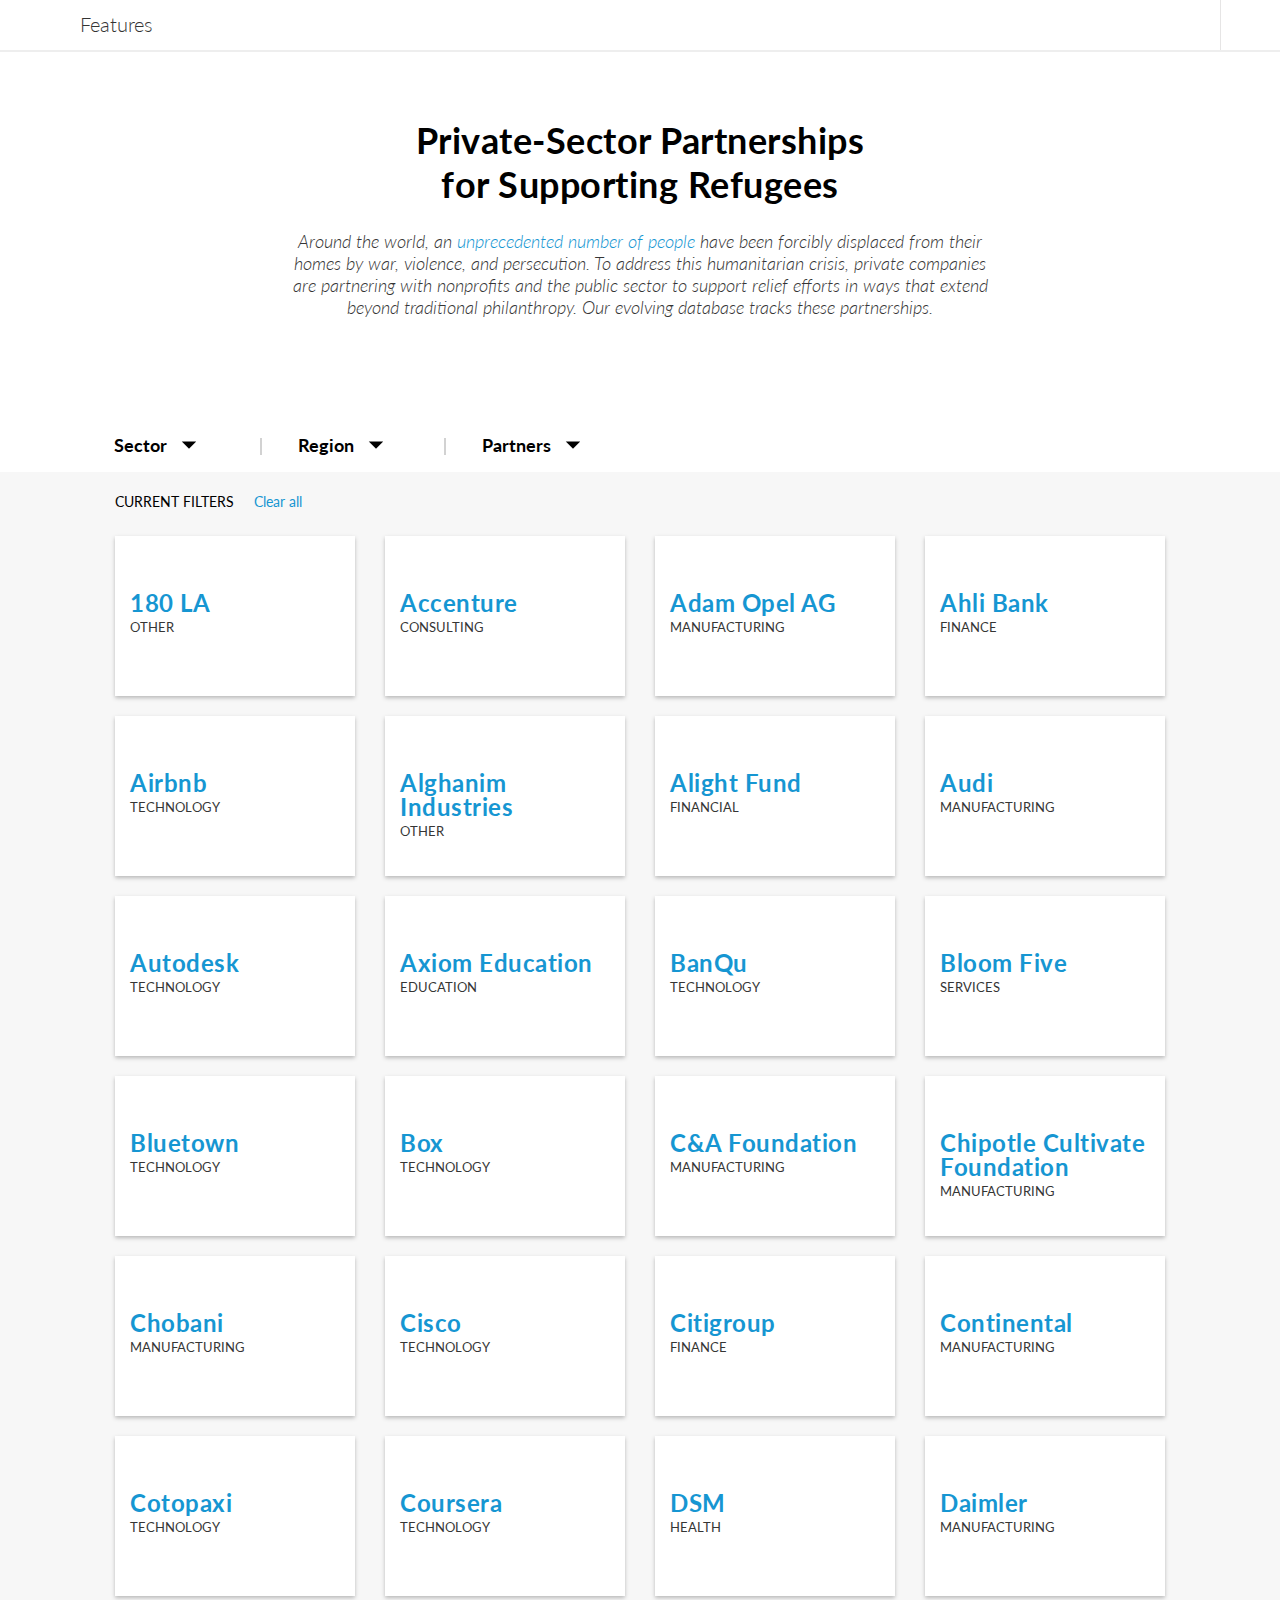
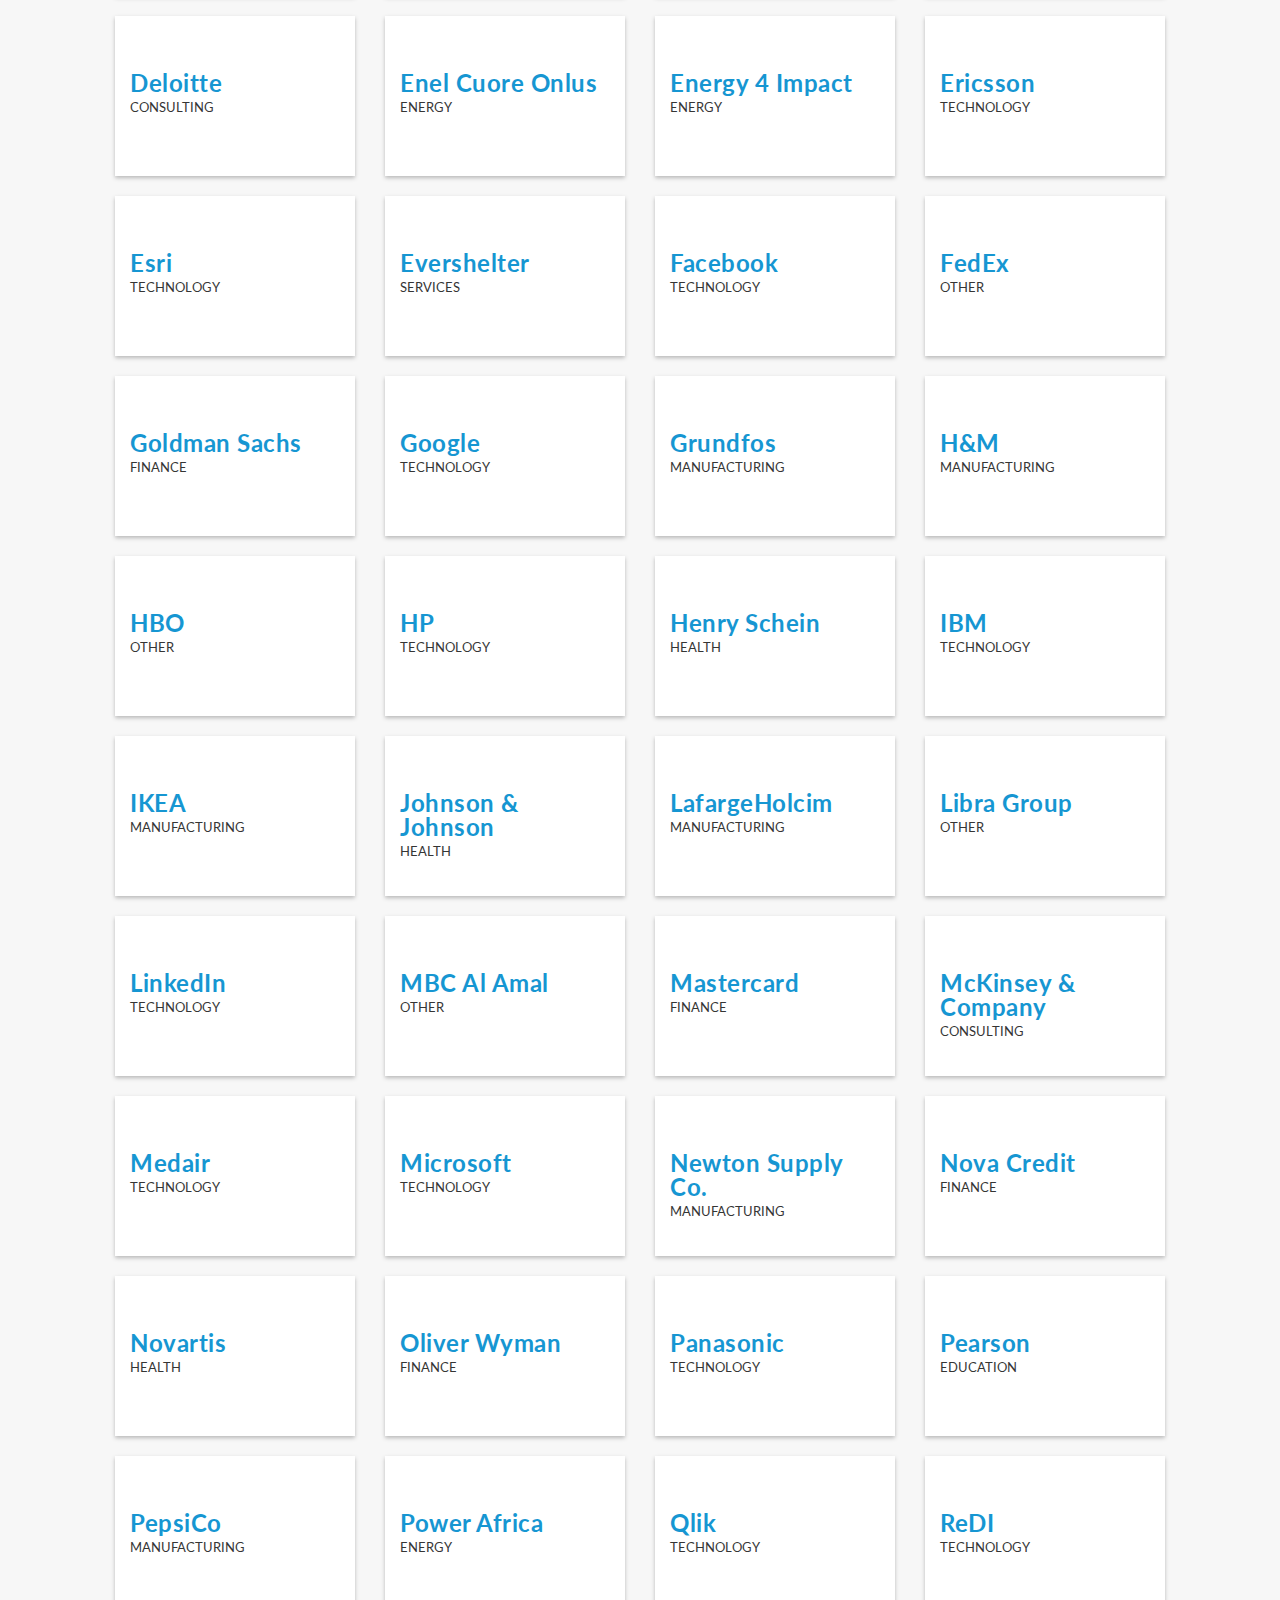
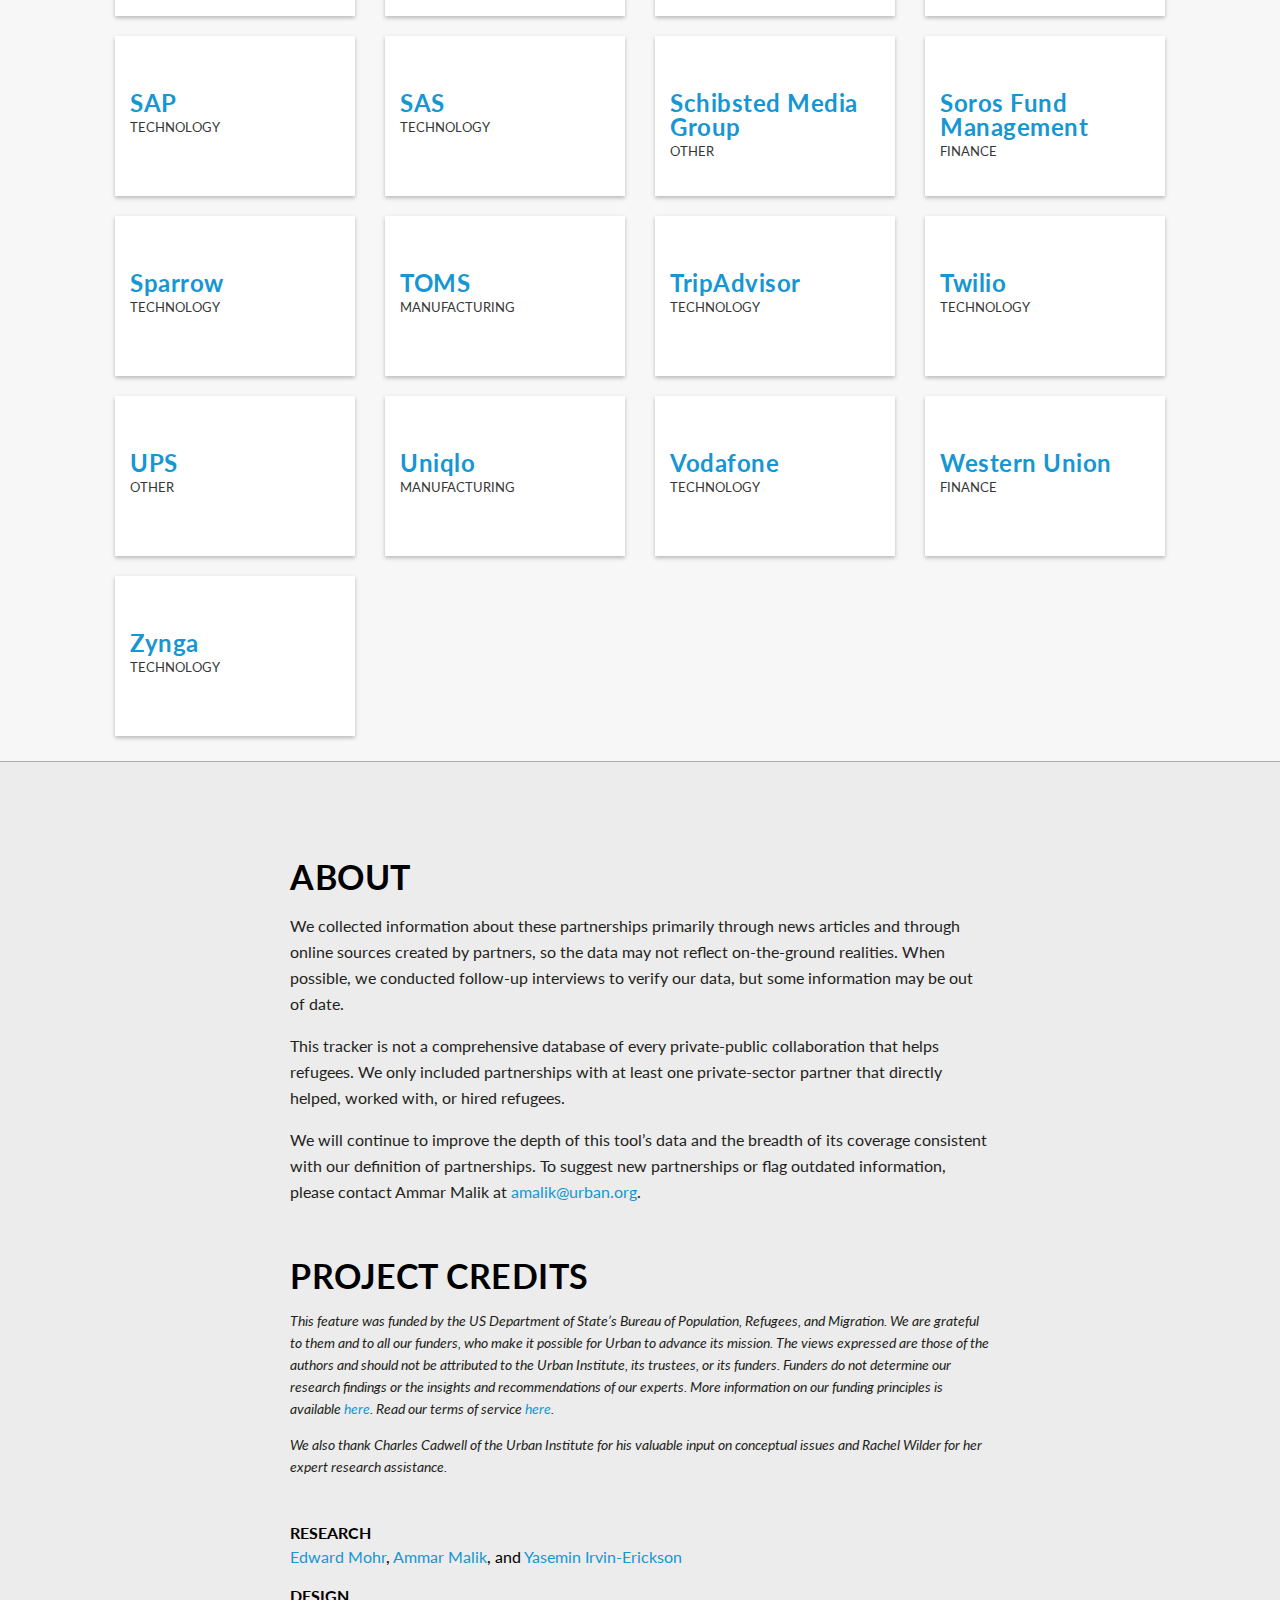
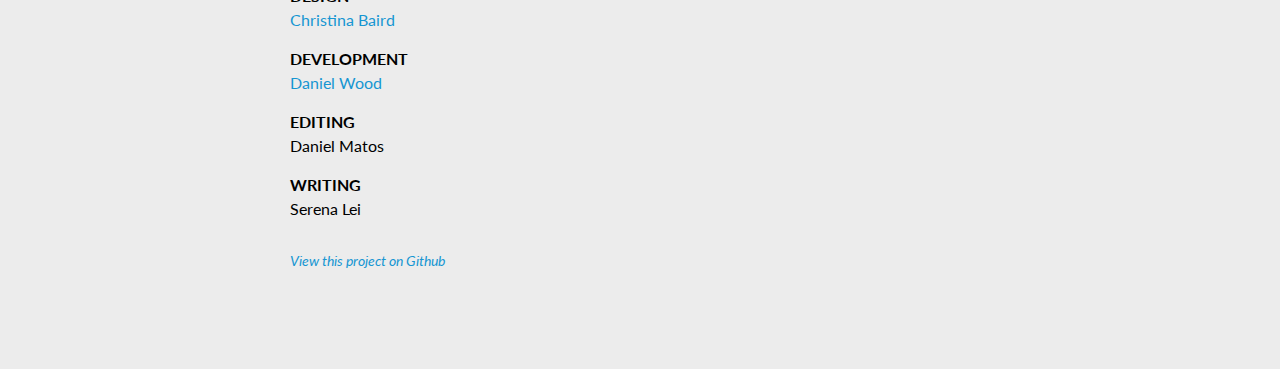
<file: index.html>
<!DOCTYPE html>
<html>
<head>
   <meta charset="utf-8">
   <meta name="viewport" content="width=device-width, initial-scale=1, maximum-scale=1">
   <meta name="description" content="">
   <link rel="shortcut icon" href="favicon.ico" type="img/x-icon">
   <title></title>
   
    <meta name="twitter:card" content="summary">
    <meta name="twitter:site" content="@urbaninstitute">
    <meta name="twitter:creator" content="@urbaninstitute">
    <meta name="twitter:title" content="Private-Sector Partnerships for Supporting Refugees">
    <meta name="twitter:description" content="Around the world, private companies are partnering with nonprofits and the public sector to address a global humanitarian crisis that has displaced millions.">
    <meta name="twitter:image" content="https://apps.urban.org/features/refugee-support-partnerships/img/twitter.jpg">
    <meta property="og:title" content="Private-Sector Partnerships for Supporting Refugees" />
    <meta property="og:description" content=" Around the world, private companies are partnering with nonprofits and the public sector to address a global humanitarian crisis that has displaced millions." />
    <meta property="og:image" content="https://apps.urban.org/features/refugee-support-partnerships/img/facebook.jpg" />
    <meta property="og:image:type" content="image/jpeg">
    <meta property="og:url" content="https://urbn.is/2HTaNtH">



  <link href="https://fonts.googleapis.com/css?family=Lato:300,400,700,300italic,400italic,700italic,900" rel="stylesheet" type="text/css">
  
  <!-- <link href="css/jquery.tagit.css" rel="stylesheet" type="text/css"> -->

  <link href="stylesheets/css/main.css" media="screen, projection" rel="stylesheet" type="text/css" />
  <link href="stylesheets/css/print.css" media="print" rel="stylesheet" type="text/css" />
  <!--[if IE]>
      <link href="stylesheets/css/ie.css" media="screen, projection" rel="stylesheet" type="text/css" />
  <![endif]-->
  <style type="text/css">
    .card-inner.mini:hover {
      color: #ffffff !important;
    }

  </style>

<script type="application/ld+json">
{
  "@context": "http://schema.org",
  "@type": "NewsArticle",
  "headline": "Private-Sector Partnerships for Supporting Refugees",
  "url": "https://apps-staging.urban.org/features/refugee-support-partnerships",
  "thumbnailUrl": "https://apps-staging.urban.org/features/refugee-support-partnerships/img/social.jpg",
  "dateCreated": "2018-04-30T04:00:00.000Z",
  "articleSection": "Interactive Feature",
  "creator": ["Edward Mohr","Ammar Malik","Yasemin Irvin-Erickson","Daniel Wood","Christina Baird","Daniel Matos","Serena Lei"],
  "keywords": ["Immigrants and Immigration","International Development"]
}
</script>


  <script src="js/lib/jquery-1.11.3.min.js"></script>
  <script src="js/lib/jquery-ui.min.js"></script>

</head>


<body>
  
  <!-- Google Tag Manager -->
  <noscript><iframe src="//www.googletagmanager.com/ns.html?id=GTM-MKBD2W"
  height="0" width="0" style="display:none;visibility:hidden"></iframe></noscript>
  <script>(function(w,d,s,l,i){w[l]=w[l]||[];w[l].push({'gtm.start':
  new Date().getTime(),event:'gtm.js'});var f=d.getElementsByTagName(s)[0],
  j=d.createElement(s),dl=l!='dataLayer'?'&l='+l:'';j.async=true;j.src=
  '//www.googletagmanager.com/gtm.js?id='+i+dl;f.parentNode.insertBefore(j,f);
  })(window,document,'script','dataLayer','GTM-MKBD2W');</script>
  <!-- End Google Tag Manager -->

<!--URBAN HEADER-->
<div class="banner-wrapper">
  <div id="header-pinned" class="no-touch">   
    <a target="_blank" href="https://www.urban.org" title="Home" rel="home" class="site-logo"></a>
    <div class="title"><span class="feature-link"><a href="https://www.urban.org/features" target="_blank" class="title-linkback" alt="Urban Institute logo">Features</a> <a href="index.html" class="title-linkback linkback-title"></a>
    </div>
    <div class="share-icons english">
        <div class="shareThisP">
            <span onclick="toggle_visibility('shareBox');">
                <div class="shareThisB"></div>
            </span>
            <div class="shareThisW" id="shareBox">
              <div class="addthis_toolbox addthis_default_style  "addthis:title="" addthis:url="">
                <a href="https://www.facebook.com/sharer/sharer.php?u=https%3A//urbn.is/2HTaNtH" target="_blank" class="addthis_button_facebook at300b" title="Facebook" onclick="toggle_visibility('shareBox');"><span class="at4-icon aticon-facebook" style="background-color: rgb(48, 88, 145);"><span class="at_a11y">Share on facebook</span></span></a>
               <a href="https://twitter.com/intent/tweet?text=Private-Sector%20Partnerships%20for%20Supporting%20Refugees%3A%20An%20%40urbaninstitute%20database%20https%3A%2F%2Furbn.is%2F2HTaNtH" target="_blank" class="addthis_button_twitter at300b" title="Tweet" onclick="toggle_visibility('shareBox');"><span class="at4-icon aticon-twitter" style="background-color: rgb(44, 168, 210);"><span class="at_a11y">Share on twitter</span></span></a>
               <a href="mailto:%20?Subject= New database from Urban Institute &amp;Body=Hi! I thought you'd be interested in this new database from the Urban Institute: “Private-Sector Partnerships for Supporting Refugees” https://urbn.is/2HTaNtH" target="_blank" class="addthis_button_email at300b" target="_blank" title="Email" onclick="toggle_visibility('shareBox');"><span class="at4-icon aticon-email" style="background-color: rgb(115, 138, 141);"><span class="at_a11y">Share on email</span></span></a>

                <div class="atclear">
                </div>
              </div>
            </div>
        </div>
    </div>
  </div>
  <div class="banner">
    <div id="intro-text">
      <div class="intro-wrap">
        <h1>Private-Sector Partnerships<br>for Supporting Refugees</h1>
        <h2>
          Around the world, an <a href="http://www.unhcr.org/globaltrends2016/" target="_blank">unprecedented number of people</a> have been forcibly displaced from their homes by war, violence, and persecution. To address this humanitarian crisis, private companies are partnering with nonprofits and the public sector to support relief efforts in ways that extend beyond traditional philanthropy. Our evolving database tracks these partnerships. 
        </h2>
        <!-- <div id="date">Last updated April 5, 2018</div> -->
      </div>
    </div>
  </div>

  <div id="drop-list">
    <div id="drop-list-inner"> 
      <div class="button-container">
        <div class="dropbtn">
          Sector
          <span class="arrow"></span>
          <div id="myDropdown1" class="dropdown-content">
          </div>
        </div>
      </div>
      <div class='list-spacer'></div>
      <!-- change id on this -->
      <div class="button-container">
        <div class="dropbtn">
          Region 
          <span class="arrow"></span>
          <div id="myDropdown2" class="dropdown-content">
          </div>
        </div>
      </div>
      <div class='list-spacer'></div>      
      <!-- change id on this -->
      <div class="button-container">
        <div class="dropbtn last">
          Partners
          <span class="arrow"></span>
          <div id="myDropdown3" class="dropdown-content">
          </div>  
        </div>  
      </div>
    </div>
  </div>    
</div>

  <!--END HEADER-->
<div id="isMobile"></div>
<div id="isPhone"></div>
<div id="isPhoneSm"></div>
<!--DESKTOP-->


<div id="main-container">
  <div id="main-container-inner">

<div id="main-container-inner">
  <div id="filter-container">
    <div class="filter-header">Current Filters</div><div class="clearAll">Clear all</div>
    <div id="filter-tabs"></div>
  </div>

  <div id="main-container-inner-inner"></div>
  <div class='clearer'></div>
  </div>
</div>

  <!--BOTTOM SECTION -->
  <div class="bottom-container">
    <div class="bottom-content">
      <h1 class="bottom-header">ABOUT</h1>
      <div class="about-text bottom-text">
        <p>We collected information about these partnerships primarily through news articles and through online sources created by partners, so the data may not reflect on-the-ground realities. When possible, we conducted follow-up interviews to verify our data, but some information may be out of date. </p>

        <p>This tracker is not a comprehensive database of every private-public collaboration that helps refugees. We only included partnerships with at least one private-sector partner that directly helped, worked with, or hired refugees.</p>

        <p>We will continue to improve the depth of this tool’s data and the breadth of its coverage consistent with our definition of partnerships. To suggest new partnerships or flag outdated information, please contact Ammar Malik at <a href="mailto:amalik@urban.org" target="_blank">amalik@urban.org</a>.</p>

<!--         <a href = "https://apps-staging.urban.org/features/debt-interactive-map-update/downloadable-docs/Debt-in-America-Data.xlsx">
          <div class = "footerButton">Download data</div>
        </a> -->

      </div>


      <h1 class="bottom-header">PROJECT CREDITS</h1>
      <div class="credits-text bottom-text">
        <p><em>
          This feature was funded by the US Department of State’s Bureau of Population, Refugees, and Migration. We are grateful to them and to all our funders, who make it possible for Urban to advance its mission. The views expressed are those of the authors and should not be attributed to the Urban Institute, its trustees, or its funders. Funders do not determine our research findings or the insights and recommendations of our experts. More information on our funding principles is available <a href="https://www.urban.org/aboutus/our-funding/funding-principles" target="_blank">here</a>. Read our terms of service <a href="http://www.urban.org/terms-service" target="_blank">here</a>.
        </em></p>
        <p><em>
          We also thank Charles Cadwell of the Urban Institute for his valuable input on conceptual issues and Rachel Wilder for her expert research assistance.
        </em></p>
      </div>
      <div class="credit-list">
         <div class="credit-header">
            RESEARCH
          </div>
          <div class="credit-names">
            <a href="https://www.urban.org/author/edward-mohr" target="_blank">Edward Mohr</a>, <a href="https://www.urban.org/author/ammar-malik" target="_blank">Ammar Malik</a>, and <a href="https://www.urban.org/author/yasemin-irvin-erickson" target="_blank">Yasemin Irvin-Erickson</a>
          </div>
          <div class="credit-header">
            DESIGN
          </div>
          <div class="credit-names">
           <a href="https://www.urban.org/author/christina-baird" target="_blank">Christina Baird</a>
          </div>

          <div class="credit-header">
            DEVELOPMENT
          </div>
          <div class="credit-names">
            <a href="https://www.urban.org/author/daniel-j-wood" target="_blank">Daniel Wood</a> 
          </div>
          <div class="credit-header">
            EDITING
          </div>
          <div class="credit-names">
            Daniel Matos
          </div>
          <div class="credit-header">
            WRITING
          </div>
          <div class="credit-names">
            Serena Lei
          </div>
          <p id="copyright"><a href="https://github.com/UrbanInstitute/refugee-support-partnerships" target="_blank">View this project on Github</a></p>
        </div>
      </div>
  </div>
  <script>
      (function (i, s, o, g, r, a, m) {
          i['GoogleAnalyticsObject'] = r;
          i[r] = i[r] || function () { 
              (i[r].q = i[r].q || []).push(arguments)
          }, i[r].l = 1 * new Date();
          a = s.createElement(o),  m = s.getElementsByTagName(o)[0];
          a.async = 1;
          a.src = g;
          m.parentNode.insertBefore(a, m) 
      })(window, document, 'script', '//www.google-analytics.com/analytics.js', 'ga'); 
      ga('create', 'UA-57529944-1', 'auto'); 
      ga('send', 'pageview');
  </script>

  <!-- START Parse.ly Include: Standard -->
  <div id="parsely-root" style="display: none">
    <span id="parsely-cfg" data-parsely-site="urban.org"></span>
  </div>
  <script>
      (function(s, p, d) {
        var h=d.location.protocol, i=p+"-"+s,
            e=d.getElementById(i), r=d.getElementById(p+"-root"),
            u=h==="https:"?"d1z2jf7jlzjs58.cloudfront.net"
            :"static."+p+".com";
        if (e) return;
        e = d.createElement(s); e.id = i; e.async = true;
        e.src = h+"//"+u+"/p.js"; r.appendChild(e);
      })("script", "parsely", document);
  </script>
  <!-- END Parse.ly Include: Standard -->
</body>

<script src="data/tracker_0508.js"></script>

<script src="js/header.js"></script>
<script src="js/main.js"></script>
</file>
<file: stylesheets/css/main.css>
/* Welcome to Compass.
 * In this file you should write your main styles. (or centralize your imports)
 * Import this file using the following HTML or equivalent:
 * <link href="/stylesheets/screen.css" media="screen, projection" rel="stylesheet" type="text/css" /> */
/*colors*/
/*! jQuery UI - v1.12.1 - 2016-09-14
* http://jqueryui.com
* Includes: core.css, accordion.css, autocomplete.css, menu.css, button.css, controlgroup.css, checkboxradio.css, datepicker.css, dialog.css, draggable.css, resizable.css, progressbar.css, selectable.css, selectmenu.css, slider.css, sortable.css, spinner.css, tabs.css, tooltip.css, theme.css
* To view and modify this theme, visit http://jqueryui.com/themeroller/?bgShadowXPos=&bgOverlayXPos=&bgErrorXPos=&bgHighlightXPos=&bgContentXPos=&bgHeaderXPos=&bgActiveXPos=&bgHoverXPos=&bgDefaultXPos=&bgShadowYPos=&bgOverlayYPos=&bgErrorYPos=&bgHighlightYPos=&bgContentYPos=&bgHeaderYPos=&bgActiveYPos=&bgHoverYPos=&bgDefaultYPos=&bgShadowRepeat=&bgOverlayRepeat=&bgErrorRepeat=&bgHighlightRepeat=&bgContentRepeat=&bgHeaderRepeat=&bgActiveRepeat=&bgHoverRepeat=&bgDefaultRepeat=&iconsHover=url(%22images%2Fui-icons_555555_256x240.png%22)&iconsHighlight=url(%22images%2Fui-icons_777620_256x240.png%22)&iconsHeader=url(%22images%2Fui-icons_444444_256x240.png%22)&iconsError=url(%22images%2Fui-icons_cc0000_256x240.png%22)&iconsDefault=url(%22images%2Fui-icons_777777_256x240.png%22)&iconsContent=url(%22images%2Fui-icons_444444_256x240.png%22)&iconsActive=url(%22images%2Fui-icons_ffffff_256x240.png%22)&bgImgUrlShadow=&bgImgUrlOverlay=&bgImgUrlHover=&bgImgUrlHighlight=&bgImgUrlHeader=&bgImgUrlError=&bgImgUrlDefault=&bgImgUrlContent=&bgImgUrlActive=&opacityFilterShadow=Alpha(Opacity%3D30)&opacityFilterOverlay=Alpha(Opacity%3D30)&opacityShadowPerc=30&opacityOverlayPerc=30&iconColorHover=%23555555&iconColorHighlight=%23777620&iconColorHeader=%23444444&iconColorError=%23cc0000&iconColorDefault=%23777777&iconColorContent=%23444444&iconColorActive=%23ffffff&bgImgOpacityShadow=0&bgImgOpacityOverlay=0&bgImgOpacityError=95&bgImgOpacityHighlight=55&bgImgOpacityContent=75&bgImgOpacityHeader=75&bgImgOpacityActive=65&bgImgOpacityHover=75&bgImgOpacityDefault=75&bgTextureShadow=flat&bgTextureOverlay=flat&bgTextureError=flat&bgTextureHighlight=flat&bgTextureContent=flat&bgTextureHeader=flat&bgTextureActive=flat&bgTextureHover=flat&bgTextureDefault=flat&cornerRadius=3px&fwDefault=normal&ffDefault=Arial%2CHelvetica%2Csans-serif&fsDefault=1em&cornerRadiusShadow=8px&thicknessShadow=5px&offsetLeftShadow=0px&offsetTopShadow=0px&opacityShadow=.3&bgColorShadow=%23666666&opacityOverlay=.3&bgColorOverlay=%23aaaaaa&fcError=%235f3f3f&borderColorError=%23f1a899&bgColorError=%23fddfdf&fcHighlight=%23777620&borderColorHighlight=%23dad55e&bgColorHighlight=%23fffa90&fcContent=%23333333&borderColorContent=%23dddddd&bgColorContent=%23ffffff&fcHeader=%23333333&borderColorHeader=%23dddddd&bgColorHeader=%23e9e9e9&fcActive=%23ffffff&borderColorActive=%23003eff&bgColorActive=%23007fff&fcHover=%232b2b2b&borderColorHover=%23cccccc&bgColorHover=%23ededed&fcDefault=%23454545&borderColorDefault=%23c5c5c5&bgColorDefault=%23f6f6f6
* Copyright jQuery Foundation and other contributors; Licensed MIT */
/* Layout helpers
----------------------------------*/
/* line 9, ../sass/_uijquery.scss */
.ui-helper-hidden {
  display: none;
}

/* line 12, ../sass/_uijquery.scss */
.ui-helper-hidden-accessible {
  border: 0;
  clip: rect(0 0 0 0);
  height: 1px;
  margin: -1px;
  overflow: hidden;
  padding: 0;
  position: absolute;
  width: 1px;
}

/* line 22, ../sass/_uijquery.scss */
.ui-helper-reset {
  margin: 0;
  padding: 0;
  border: 0;
  outline: 0;
  line-height: 1.3;
  text-decoration: none;
  font-size: 100%;
  list-style: none;
}

/* line 32, ../sass/_uijquery.scss */
.ui-helper-clearfix:before,
.ui-helper-clearfix:after {
  content: "";
  display: table;
  border-collapse: collapse;
}

/* line 38, ../sass/_uijquery.scss */
.ui-helper-clearfix:after {
  clear: both;
}

/* line 41, ../sass/_uijquery.scss */
.ui-helper-zfix {
  width: 100%;
  height: 100%;
  top: 0;
  left: 0;
  position: absolute;
  opacity: 0;
  filter: Alpha(Opacity=0);
  /* support: IE8 */
}

/* line 51, ../sass/_uijquery.scss */
.ui-front {
  z-index: 100;
}

/* Interaction Cues
----------------------------------*/
/* line 58, ../sass/_uijquery.scss */
.ui-state-disabled {
  cursor: default !important;
  pointer-events: none;
}

/* Icons
----------------------------------*/
/* line 66, ../sass/_uijquery.scss */
.ui-icon {
  display: inline-block;
  vertical-align: middle;
  margin-top: -.25em;
  position: relative;
  text-indent: -99999px;
  overflow: hidden;
  background-repeat: no-repeat;
}

/* line 76, ../sass/_uijquery.scss */
.ui-widget-icon-block {
  left: 50%;
  margin-left: -8px;
  display: block;
}

/* Misc visuals
----------------------------------*/
/* Overlays */
/* line 86, ../sass/_uijquery.scss */
.ui-widget-overlay {
  position: fixed;
  top: 0;
  left: 0;
  width: 100%;
  height: 100%;
}

/* line 93, ../sass/_uijquery.scss */
.ui-accordion .ui-accordion-header {
  display: block;
  cursor: pointer;
  position: relative;
  margin: 2px 0 0 0;
  padding: .5em .5em .5em .7em;
  font-size: 100%;
}

/* line 101, ../sass/_uijquery.scss */
.ui-accordion .ui-accordion-content {
  padding: 1em 2.2em;
  border-top: 0;
  overflow: auto;
}

/* line 106, ../sass/_uijquery.scss */
.ui-autocomplete {
  position: absolute;
  top: 0;
  left: 0;
  cursor: default;
}

/* line 112, ../sass/_uijquery.scss */
.ui-menu {
  list-style: none;
  padding: 0;
  margin: 0;
  display: block;
  outline: 0;
}

/* line 119, ../sass/_uijquery.scss */
.ui-menu .ui-menu {
  position: absolute;
}

/* line 122, ../sass/_uijquery.scss */
.ui-menu .ui-menu-item {
  margin: 0;
  cursor: pointer;
  /* support: IE10, see #8844 */
  list-style-image: url("[data-uri]");
}

/* line 128, ../sass/_uijquery.scss */
.ui-menu .ui-menu-item-wrapper {
  position: relative;
  padding: 3px 1em 3px .4em;
}

/* line 132, ../sass/_uijquery.scss */
.ui-menu .ui-menu-divider {
  margin: 5px 0;
  height: 0;
  font-size: 0;
  line-height: 0;
  border-width: 1px 0 0 0;
}

/* line 139, ../sass/_uijquery.scss */
.ui-menu .ui-state-focus,
.ui-menu .ui-state-active {
  margin: -1px;
}

/* icon support */
/* line 145, ../sass/_uijquery.scss */
.ui-menu-icons {
  position: relative;
}

/* line 148, ../sass/_uijquery.scss */
.ui-menu-icons .ui-menu-item-wrapper {
  padding-left: 2em;
}

/* left-aligned */
/* line 153, ../sass/_uijquery.scss */
.ui-menu .ui-icon {
  position: absolute;
  top: 0;
  bottom: 0;
  left: .2em;
  margin: auto 0;
}

/* right-aligned */
/* line 162, ../sass/_uijquery.scss */
.ui-menu .ui-menu-icon {
  left: auto;
  right: 0;
}

/* line 166, ../sass/_uijquery.scss */
.ui-button {
  padding: .4em 1em;
  display: inline-block;
  position: relative;
  line-height: normal;
  margin-right: .1em;
  cursor: pointer;
  vertical-align: middle;
  text-align: center;
  -webkit-user-select: none;
  -moz-user-select: none;
  -ms-user-select: none;
  user-select: none;
  /* Support: IE <= 11 */
  overflow: visible;
}

/* line 184, ../sass/_uijquery.scss */
.ui-button,
.ui-button:link,
.ui-button:visited,
.ui-button:hover,
.ui-button:active {
  text-decoration: none;
}

/* to make room for the icon, a width needs to be set here */
/* line 193, ../sass/_uijquery.scss */
.ui-button-icon-only {
  width: 2em;
  box-sizing: border-box;
  text-indent: -9999px;
  white-space: nowrap;
}

/* no icon support for input elements */
/* line 201, ../sass/_uijquery.scss */
input.ui-button.ui-button-icon-only {
  text-indent: 0;
}

/* button icon element(s) */
/* line 206, ../sass/_uijquery.scss */
.ui-button-icon-only .ui-icon {
  position: absolute;
  top: 50%;
  left: 50%;
  margin-top: -8px;
  margin-left: -8px;
}

/* line 214, ../sass/_uijquery.scss */
.ui-button.ui-icon-notext .ui-icon {
  padding: 0;
  width: 2.1em;
  height: 2.1em;
  text-indent: -9999px;
  white-space: nowrap;
}

/* line 223, ../sass/_uijquery.scss */
input.ui-button.ui-icon-notext .ui-icon {
  width: auto;
  height: auto;
  text-indent: 0;
  white-space: normal;
  padding: .4em 1em;
}

/* workarounds */
/* Support: Firefox 5 - 40 */
/* line 233, ../sass/_uijquery.scss */
input.ui-button::-moz-focus-inner,
button.ui-button::-moz-focus-inner {
  border: 0;
  padding: 0;
}

/* line 238, ../sass/_uijquery.scss */
.ui-controlgroup {
  vertical-align: middle;
  display: inline-block;
}

/* line 242, ../sass/_uijquery.scss */
.ui-controlgroup > .ui-controlgroup-item {
  float: left;
  margin-left: 0;
  margin-right: 0;
}

/* line 247, ../sass/_uijquery.scss */
.ui-controlgroup > .ui-controlgroup-item:focus,
.ui-controlgroup > .ui-controlgroup-item.ui-visual-focus {
  z-index: 9999;
}

/* line 251, ../sass/_uijquery.scss */
.ui-controlgroup-vertical > .ui-controlgroup-item {
  display: block;
  float: none;
  width: 100%;
  margin-top: 0;
  margin-bottom: 0;
  text-align: left;
}

/* line 259, ../sass/_uijquery.scss */
.ui-controlgroup-vertical .ui-controlgroup-item {
  box-sizing: border-box;
}

/* line 262, ../sass/_uijquery.scss */
.ui-controlgroup .ui-controlgroup-label {
  padding: .4em 1em;
}

/* line 265, ../sass/_uijquery.scss */
.ui-controlgroup .ui-controlgroup-label span {
  font-size: 80%;
}

/* line 268, ../sass/_uijquery.scss */
.ui-controlgroup-horizontal .ui-controlgroup-label + .ui-controlgroup-item {
  border-left: none;
}

/* line 271, ../sass/_uijquery.scss */
.ui-controlgroup-vertical .ui-controlgroup-label + .ui-controlgroup-item {
  border-top: none;
}

/* line 274, ../sass/_uijquery.scss */
.ui-controlgroup-horizontal .ui-controlgroup-label.ui-widget-content {
  border-right: none;
}

/* line 277, ../sass/_uijquery.scss */
.ui-controlgroup-vertical .ui-controlgroup-label.ui-widget-content {
  border-bottom: none;
}

/* Spinner specific style fixes */
/* line 282, ../sass/_uijquery.scss */
.ui-controlgroup-vertical .ui-spinner-input {
  /* Support: IE8 only, Android < 4.4 only */
  width: 75%;
  width: calc( 100% - 2.4em );
}

/* line 288, ../sass/_uijquery.scss */
.ui-controlgroup-vertical .ui-spinner .ui-spinner-up {
  border-top-style: solid;
}

/* line 292, ../sass/_uijquery.scss */
.ui-checkboxradio-label .ui-icon-background {
  box-shadow: inset 1px 1px 1px #ccc;
  border-radius: .12em;
  border: none;
}

/* line 297, ../sass/_uijquery.scss */
.ui-checkboxradio-radio-label .ui-icon-background {
  width: 16px;
  height: 16px;
  border-radius: 1em;
  overflow: visible;
  border: none;
}

/* line 304, ../sass/_uijquery.scss */
.ui-checkboxradio-radio-label.ui-checkboxradio-checked .ui-icon,
.ui-checkboxradio-radio-label.ui-checkboxradio-checked:hover .ui-icon {
  background-image: none;
  width: 8px;
  height: 8px;
  border-width: 4px;
  border-style: solid;
}

/* line 312, ../sass/_uijquery.scss */
.ui-checkboxradio-disabled {
  pointer-events: none;
}

/* line 315, ../sass/_uijquery.scss */
.ui-datepicker {
  width: 17em;
  padding: .2em .2em 0;
  display: none;
}

/* line 320, ../sass/_uijquery.scss */
.ui-datepicker .ui-datepicker-header {
  position: relative;
  padding: .2em 0;
}

/* line 324, ../sass/_uijquery.scss */
.ui-datepicker .ui-datepicker-prev,
.ui-datepicker .ui-datepicker-next {
  position: absolute;
  top: 2px;
  width: 1.8em;
  height: 1.8em;
}

/* line 331, ../sass/_uijquery.scss */
.ui-datepicker .ui-datepicker-prev-hover,
.ui-datepicker .ui-datepicker-next-hover {
  top: 1px;
}

/* line 335, ../sass/_uijquery.scss */
.ui-datepicker .ui-datepicker-prev {
  left: 2px;
}

/* line 338, ../sass/_uijquery.scss */
.ui-datepicker .ui-datepicker-next {
  right: 2px;
}

/* line 341, ../sass/_uijquery.scss */
.ui-datepicker .ui-datepicker-prev-hover {
  left: 1px;
}

/* line 344, ../sass/_uijquery.scss */
.ui-datepicker .ui-datepicker-next-hover {
  right: 1px;
}

/* line 347, ../sass/_uijquery.scss */
.ui-datepicker .ui-datepicker-prev span,
.ui-datepicker .ui-datepicker-next span {
  display: block;
  position: absolute;
  left: 50%;
  margin-left: -8px;
  top: 50%;
  margin-top: -8px;
}

/* line 356, ../sass/_uijquery.scss */
.ui-datepicker .ui-datepicker-title {
  margin: 0 2.3em;
  line-height: 1.8em;
  text-align: center;
}

/* line 361, ../sass/_uijquery.scss */
.ui-datepicker .ui-datepicker-title select {
  font-size: 1em;
  margin: 1px 0;
}

/* line 365, ../sass/_uijquery.scss */
.ui-datepicker select.ui-datepicker-month,
.ui-datepicker select.ui-datepicker-year {
  width: 45%;
}

/* line 369, ../sass/_uijquery.scss */
.ui-datepicker table {
  width: 100%;
  font-size: .9em;
  border-collapse: collapse;
  margin: 0 0 .4em;
}

/* line 375, ../sass/_uijquery.scss */
.ui-datepicker th {
  padding: .7em .3em;
  text-align: center;
  font-weight: bold;
  border: 0;
}

/* line 381, ../sass/_uijquery.scss */
.ui-datepicker td {
  border: 0;
  padding: 1px;
}

/* line 385, ../sass/_uijquery.scss */
.ui-datepicker td span,
.ui-datepicker td a {
  display: block;
  padding: .2em;
  text-align: right;
  text-decoration: none;
}

/* line 392, ../sass/_uijquery.scss */
.ui-datepicker .ui-datepicker-buttonpane {
  background-image: none;
  margin: .7em 0 0 0;
  padding: 0 .2em;
  border-left: 0;
  border-right: 0;
  border-bottom: 0;
}

/* line 400, ../sass/_uijquery.scss */
.ui-datepicker .ui-datepicker-buttonpane button {
  float: right;
  margin: .5em .2em .4em;
  cursor: pointer;
  padding: .2em .6em .3em .6em;
  width: auto;
  overflow: visible;
}

/* line 408, ../sass/_uijquery.scss */
.ui-datepicker .ui-datepicker-buttonpane button.ui-datepicker-current {
  float: left;
}

/* with multiple calendars */
/* line 413, ../sass/_uijquery.scss */
.ui-datepicker.ui-datepicker-multi {
  width: auto;
}

/* line 416, ../sass/_uijquery.scss */
.ui-datepicker-multi .ui-datepicker-group {
  float: left;
}

/* line 419, ../sass/_uijquery.scss */
.ui-datepicker-multi .ui-datepicker-group table {
  width: 95%;
  margin: 0 auto .4em;
}

/* line 423, ../sass/_uijquery.scss */
.ui-datepicker-multi-2 .ui-datepicker-group {
  width: 50%;
}

/* line 426, ../sass/_uijquery.scss */
.ui-datepicker-multi-3 .ui-datepicker-group {
  width: 33.3%;
}

/* line 429, ../sass/_uijquery.scss */
.ui-datepicker-multi-4 .ui-datepicker-group {
  width: 25%;
}

/* line 432, ../sass/_uijquery.scss */
.ui-datepicker-multi .ui-datepicker-group-last .ui-datepicker-header,
.ui-datepicker-multi .ui-datepicker-group-middle .ui-datepicker-header {
  border-left-width: 0;
}

/* line 436, ../sass/_uijquery.scss */
.ui-datepicker-multi .ui-datepicker-buttonpane {
  clear: left;
}

/* line 439, ../sass/_uijquery.scss */
.ui-datepicker-row-break {
  clear: both;
  width: 100%;
  font-size: 0;
}

/* RTL support */
/* line 446, ../sass/_uijquery.scss */
.ui-datepicker-rtl {
  direction: rtl;
}

/* line 449, ../sass/_uijquery.scss */
.ui-datepicker-rtl .ui-datepicker-prev {
  right: 2px;
  left: auto;
}

/* line 453, ../sass/_uijquery.scss */
.ui-datepicker-rtl .ui-datepicker-next {
  left: 2px;
  right: auto;
}

/* line 457, ../sass/_uijquery.scss */
.ui-datepicker-rtl .ui-datepicker-prev:hover {
  right: 1px;
  left: auto;
}

/* line 461, ../sass/_uijquery.scss */
.ui-datepicker-rtl .ui-datepicker-next:hover {
  left: 1px;
  right: auto;
}

/* line 465, ../sass/_uijquery.scss */
.ui-datepicker-rtl .ui-datepicker-buttonpane {
  clear: right;
}

/* line 468, ../sass/_uijquery.scss */
.ui-datepicker-rtl .ui-datepicker-buttonpane button {
  float: left;
}

/* line 471, ../sass/_uijquery.scss */
.ui-datepicker-rtl .ui-datepicker-buttonpane button.ui-datepicker-current,
.ui-datepicker-rtl .ui-datepicker-group {
  float: right;
}

/* line 475, ../sass/_uijquery.scss */
.ui-datepicker-rtl .ui-datepicker-group-last .ui-datepicker-header,
.ui-datepicker-rtl .ui-datepicker-group-middle .ui-datepicker-header {
  border-right-width: 0;
  border-left-width: 1px;
}

/* Icons */
/* line 482, ../sass/_uijquery.scss */
.ui-datepicker .ui-icon {
  display: block;
  text-indent: -99999px;
  overflow: hidden;
  background-repeat: no-repeat;
  left: .5em;
  top: .3em;
}

/* line 490, ../sass/_uijquery.scss */
.ui-dialog {
  position: absolute;
  top: 0;
  left: 0;
  padding: .2em;
  outline: 0;
}

/* line 497, ../sass/_uijquery.scss */
.ui-dialog .ui-dialog-titlebar {
  padding: .4em 1em;
  position: relative;
}

/* line 501, ../sass/_uijquery.scss */
.ui-dialog .ui-dialog-title {
  float: left;
  margin: .1em 0;
  white-space: nowrap;
  width: 90%;
  overflow: hidden;
  text-overflow: ellipsis;
}

/* line 509, ../sass/_uijquery.scss */
.ui-dialog .ui-dialog-titlebar-close {
  position: absolute;
  right: .3em;
  top: 50%;
  width: 20px;
  margin: -10px 0 0 0;
  padding: 1px;
  height: 20px;
}

/* line 518, ../sass/_uijquery.scss */
.ui-dialog .ui-dialog-content {
  position: relative;
  border: 0;
  padding: .5em 1em;
  background: none;
  overflow: auto;
}

/* line 525, ../sass/_uijquery.scss */
.ui-dialog .ui-dialog-buttonpane {
  text-align: left;
  border-width: 1px 0 0 0;
  background-image: none;
  margin-top: .5em;
  padding: .3em 1em .5em .4em;
}

/* line 532, ../sass/_uijquery.scss */
.ui-dialog .ui-dialog-buttonpane .ui-dialog-buttonset {
  float: right;
}

/* line 535, ../sass/_uijquery.scss */
.ui-dialog .ui-dialog-buttonpane button {
  margin: .5em .4em .5em 0;
  cursor: pointer;
}

/* line 539, ../sass/_uijquery.scss */
.ui-dialog .ui-resizable-n {
  height: 2px;
  top: 0;
}

/* line 543, ../sass/_uijquery.scss */
.ui-dialog .ui-resizable-e {
  width: 2px;
  right: 0;
}

/* line 547, ../sass/_uijquery.scss */
.ui-dialog .ui-resizable-s {
  height: 2px;
  bottom: 0;
}

/* line 551, ../sass/_uijquery.scss */
.ui-dialog .ui-resizable-w {
  width: 2px;
  left: 0;
}

/* line 555, ../sass/_uijquery.scss */
.ui-dialog .ui-resizable-se,
.ui-dialog .ui-resizable-sw,
.ui-dialog .ui-resizable-ne,
.ui-dialog .ui-resizable-nw {
  width: 7px;
  height: 7px;
}

/* line 562, ../sass/_uijquery.scss */
.ui-dialog .ui-resizable-se {
  right: 0;
  bottom: 0;
}

/* line 566, ../sass/_uijquery.scss */
.ui-dialog .ui-resizable-sw {
  left: 0;
  bottom: 0;
}

/* line 570, ../sass/_uijquery.scss */
.ui-dialog .ui-resizable-ne {
  right: 0;
  top: 0;
}

/* line 574, ../sass/_uijquery.scss */
.ui-dialog .ui-resizable-nw {
  left: 0;
  top: 0;
}

/* line 578, ../sass/_uijquery.scss */
.ui-draggable .ui-dialog-titlebar {
  cursor: move;
}

/* line 581, ../sass/_uijquery.scss */
.ui-draggable-handle {
  -ms-touch-action: none;
  touch-action: none;
}

/* line 585, ../sass/_uijquery.scss */
.ui-resizable {
  position: relative;
}

/* line 588, ../sass/_uijquery.scss */
.ui-resizable-handle {
  position: absolute;
  font-size: 0.1px;
  display: block;
  -ms-touch-action: none;
  touch-action: none;
}

/* line 595, ../sass/_uijquery.scss */
.ui-resizable-disabled .ui-resizable-handle,
.ui-resizable-autohide .ui-resizable-handle {
  display: none;
}

/* line 599, ../sass/_uijquery.scss */
.ui-resizable-n {
  cursor: n-resize;
  height: 7px;
  width: 100%;
  top: -5px;
  left: 0;
}

/* line 606, ../sass/_uijquery.scss */
.ui-resizable-s {
  cursor: s-resize;
  height: 7px;
  width: 100%;
  bottom: -5px;
  left: 0;
}

/* line 613, ../sass/_uijquery.scss */
.ui-resizable-e {
  cursor: e-resize;
  width: 7px;
  right: -5px;
  top: 0;
  height: 100%;
}

/* line 620, ../sass/_uijquery.scss */
.ui-resizable-w {
  cursor: w-resize;
  width: 7px;
  left: -5px;
  top: 0;
  height: 100%;
}

/* line 627, ../sass/_uijquery.scss */
.ui-resizable-se {
  cursor: se-resize;
  width: 12px;
  height: 12px;
  right: 1px;
  bottom: 1px;
}

/* line 634, ../sass/_uijquery.scss */
.ui-resizable-sw {
  cursor: sw-resize;
  width: 9px;
  height: 9px;
  left: -5px;
  bottom: -5px;
}

/* line 641, ../sass/_uijquery.scss */
.ui-resizable-nw {
  cursor: nw-resize;
  width: 9px;
  height: 9px;
  left: -5px;
  top: -5px;
}

/* line 648, ../sass/_uijquery.scss */
.ui-resizable-ne {
  cursor: ne-resize;
  width: 9px;
  height: 9px;
  right: -5px;
  top: -5px;
}

/* line 655, ../sass/_uijquery.scss */
.ui-progressbar {
  height: 2em;
  text-align: left;
  overflow: hidden;
}

/* line 660, ../sass/_uijquery.scss */
.ui-progressbar .ui-progressbar-value {
  margin: -1px;
  height: 100%;
}

/* line 664, ../sass/_uijquery.scss */
.ui-progressbar .ui-progressbar-overlay {
  background: url("[data-uri]");
  height: 100%;
  filter: alpha(opacity=25);
  /* support: IE8 */
  opacity: 0.25;
}

/* line 670, ../sass/_uijquery.scss */
.ui-progressbar-indeterminate .ui-progressbar-value {
  background-image: none;
}

/* line 673, ../sass/_uijquery.scss */
.ui-selectable {
  -ms-touch-action: none;
  touch-action: none;
}

/* line 677, ../sass/_uijquery.scss */
.ui-selectable-helper {
  position: absolute;
  z-index: 100;
  border: 1px dotted black;
}

/* line 682, ../sass/_uijquery.scss */
.ui-selectmenu-menu {
  padding: 0;
  margin: 0;
  position: absolute;
  top: 0;
  left: 0;
  display: none;
}

/* line 690, ../sass/_uijquery.scss */
.ui-selectmenu-menu .ui-menu {
  overflow: auto;
  overflow-x: hidden;
  padding-bottom: 1px;
}

/* line 695, ../sass/_uijquery.scss */
.ui-selectmenu-menu .ui-menu .ui-selectmenu-optgroup {
  font-size: 1em;
  font-weight: bold;
  line-height: 1.5;
  padding: 2px 0.4em;
  margin: 0.5em 0 0 0;
  height: auto;
  border: 0;
}

/* line 704, ../sass/_uijquery.scss */
.ui-selectmenu-open {
  display: block;
}

/* line 707, ../sass/_uijquery.scss */
.ui-selectmenu-text {
  display: block;
  margin-right: 20px;
  overflow: hidden;
  text-overflow: ellipsis;
}

/* line 713, ../sass/_uijquery.scss */
.ui-selectmenu-button.ui-button {
  text-align: left;
  white-space: nowrap;
  width: 14em;
}

/* line 718, ../sass/_uijquery.scss */
.ui-selectmenu-icon.ui-icon {
  float: right;
  margin-top: 0;
}

/* line 722, ../sass/_uijquery.scss */
.ui-slider {
  position: relative;
  text-align: left;
}

/* line 726, ../sass/_uijquery.scss */
.ui-slider .ui-slider-handle {
  position: absolute;
  z-index: 2;
  width: 1.2em;
  height: 1.2em;
  cursor: default;
  -ms-touch-action: none;
  touch-action: none;
}

/* line 735, ../sass/_uijquery.scss */
.ui-slider .ui-slider-range {
  position: absolute;
  z-index: 1;
  font-size: .7em;
  display: block;
  border: 0;
  background-position: 0 0;
}

/* support: IE8 - See #6727 */
/* line 745, ../sass/_uijquery.scss */
.ui-slider.ui-state-disabled .ui-slider-handle,
.ui-slider.ui-state-disabled .ui-slider-range {
  filter: inherit;
}

/* line 750, ../sass/_uijquery.scss */
.ui-slider-horizontal {
  height: .8em;
}

/* line 753, ../sass/_uijquery.scss */
.ui-slider-horizontal .ui-slider-handle {
  top: -.3em;
  margin-left: -.6em;
}

/* line 757, ../sass/_uijquery.scss */
.ui-slider-horizontal .ui-slider-range {
  top: 0;
  height: 100%;
}

/* line 761, ../sass/_uijquery.scss */
.ui-slider-horizontal .ui-slider-range-min {
  left: 0;
}

/* line 764, ../sass/_uijquery.scss */
.ui-slider-horizontal .ui-slider-range-max {
  right: 0;
}

/* line 768, ../sass/_uijquery.scss */
.ui-slider-vertical {
  width: .8em;
  height: 100px;
}

/* line 772, ../sass/_uijquery.scss */
.ui-slider-vertical .ui-slider-handle {
  left: -.3em;
  margin-left: 0;
  margin-bottom: -.6em;
}

/* line 777, ../sass/_uijquery.scss */
.ui-slider-vertical .ui-slider-range {
  left: 0;
  width: 100%;
}

/* line 781, ../sass/_uijquery.scss */
.ui-slider-vertical .ui-slider-range-min {
  bottom: 0;
}

/* line 784, ../sass/_uijquery.scss */
.ui-slider-vertical .ui-slider-range-max {
  top: 0;
}

/* line 787, ../sass/_uijquery.scss */
.ui-sortable-handle {
  -ms-touch-action: none;
  touch-action: none;
}

/* line 791, ../sass/_uijquery.scss */
.ui-spinner {
  position: relative;
  display: inline-block;
  overflow: hidden;
  padding: 0;
  vertical-align: middle;
}

/* line 798, ../sass/_uijquery.scss */
.ui-spinner-input {
  border: none;
  background: none;
  color: inherit;
  padding: .222em 0;
  margin: .2em 0;
  vertical-align: middle;
  margin-left: .4em;
  margin-right: 2em;
}

/* line 808, ../sass/_uijquery.scss */
.ui-spinner-button {
  width: 1.6em;
  height: 50%;
  font-size: .5em;
  padding: 0;
  margin: 0;
  text-align: center;
  position: absolute;
  cursor: default;
  display: block;
  overflow: hidden;
  right: 0;
}

/* more specificity required here to override default borders */
/* line 822, ../sass/_uijquery.scss */
.ui-spinner a.ui-spinner-button {
  border-top-style: none;
  border-bottom-style: none;
  border-right-style: none;
}

/* line 827, ../sass/_uijquery.scss */
.ui-spinner-up {
  top: 0;
}

/* line 830, ../sass/_uijquery.scss */
.ui-spinner-down {
  bottom: 0;
}

/* line 833, ../sass/_uijquery.scss */
.ui-tabs {
  position: relative;
  /* position: relative prevents IE scroll bug (element with position: relative inside container with overflow: auto appear as "fixed") */
  padding: .2em;
}

/* line 837, ../sass/_uijquery.scss */
.ui-tabs .ui-tabs-nav {
  margin: 0;
  padding: .2em .2em 0;
}

/* line 841, ../sass/_uijquery.scss */
.ui-tabs .ui-tabs-nav li {
  list-style: none;
  float: left;
  position: relative;
  top: 0;
  margin: 1px .2em 0 0;
  border-bottom-width: 0;
  padding: 0;
  white-space: nowrap;
}

/* line 851, ../sass/_uijquery.scss */
.ui-tabs .ui-tabs-nav .ui-tabs-anchor {
  float: left;
  padding: .5em 1em;
  text-decoration: none;
}

/* line 856, ../sass/_uijquery.scss */
.ui-tabs .ui-tabs-nav li.ui-tabs-active {
  margin-bottom: -1px;
  padding-bottom: 1px;
}

/* line 860, ../sass/_uijquery.scss */
.ui-tabs .ui-tabs-nav li.ui-tabs-active .ui-tabs-anchor,
.ui-tabs .ui-tabs-nav li.ui-state-disabled .ui-tabs-anchor,
.ui-tabs .ui-tabs-nav li.ui-tabs-loading .ui-tabs-anchor {
  cursor: text;
}

/* line 865, ../sass/_uijquery.scss */
.ui-tabs-collapsible .ui-tabs-nav li.ui-tabs-active .ui-tabs-anchor {
  cursor: pointer;
}

/* line 868, ../sass/_uijquery.scss */
.ui-tabs .ui-tabs-panel {
  display: block;
  border-width: 0;
  padding: 1em 1.4em;
  background: none;
}

/* line 874, ../sass/_uijquery.scss */
.ui-tooltip {
  padding: 8px;
  position: absolute;
  z-index: 9999;
  max-width: 300px;
}

/* line 880, ../sass/_uijquery.scss */
body .ui-tooltip {
  border-width: 2px;
}

/* Component containers
----------------------------------*/
/* line 886, ../sass/_uijquery.scss */
.ui-widget {
  font-family: Arial,Helvetica,sans-serif;
  font-size: 1em;
}

/* line 890, ../sass/_uijquery.scss */
.ui-widget .ui-widget {
  font-size: 1em;
}

/* line 893, ../sass/_uijquery.scss */
.ui-widget input,
.ui-widget select,
.ui-widget textarea,
.ui-widget button {
  font-family: Arial,Helvetica,sans-serif;
  font-size: 1em;
}

/* line 900, ../sass/_uijquery.scss */
.ui-widget.ui-widget-content {
  border: 1px solid #c5c5c5;
}

/* line 903, ../sass/_uijquery.scss */
.ui-widget-content {
  border: 1px solid #dddddd;
  background: #ffffff;
  color: #333333;
}

/* line 908, ../sass/_uijquery.scss */
.ui-widget-content a {
  color: #333333;
}

/* line 911, ../sass/_uijquery.scss */
.ui-widget-header {
  border: 1px solid #dddddd;
  background: #e9e9e9;
  color: #333333;
  font-weight: bold;
}

/* line 917, ../sass/_uijquery.scss */
.ui-widget-header a {
  color: #333333;
}

/* Interaction states
----------------------------------*/
/* line 923, ../sass/_uijquery.scss */
.ui-state-default,
.ui-widget-content .ui-state-default,
.ui-widget-header .ui-state-default,
.ui-button,
html .ui-button.ui-state-disabled:hover,
html .ui-button.ui-state-disabled:active {
  border: 1px solid #c5c5c5;
  background: #f6f6f6;
  font-weight: normal;
  color: #454545;
}

/* line 937, ../sass/_uijquery.scss */
.ui-state-default a,
.ui-state-default a:link,
.ui-state-default a:visited,
a.ui-button,
a:link.ui-button,
a:visited.ui-button,
.ui-button {
  color: #454545;
  text-decoration: none;
}

/* line 947, ../sass/_uijquery.scss */
.ui-state-hover,
.ui-widget-content .ui-state-hover,
.ui-widget-header .ui-state-hover,
.ui-state-focus,
.ui-widget-content .ui-state-focus,
.ui-widget-header .ui-state-focus,
.ui-button:hover,
.ui-button:focus {
  border: 1px solid #cccccc;
  background: #ededed;
  font-weight: normal;
  color: #2b2b2b;
}

/* line 960, ../sass/_uijquery.scss */
.ui-state-hover a,
.ui-state-hover a:hover,
.ui-state-hover a:link,
.ui-state-hover a:visited,
.ui-state-focus a,
.ui-state-focus a:hover,
.ui-state-focus a:link,
.ui-state-focus a:visited,
a.ui-button:hover,
a.ui-button:focus {
  color: #2b2b2b;
  text-decoration: none;
}

/* line 974, ../sass/_uijquery.scss */
.ui-visual-focus {
  box-shadow: 0 0 3px 1px #5e9ed6;
}

/* line 977, ../sass/_uijquery.scss */
.ui-state-active,
.ui-widget-content .ui-state-active,
.ui-widget-header .ui-state-active,
a.ui-button:active,
.ui-button:active,
.ui-button.ui-state-active:hover {
  border: 10px solid #003eff;
  background: #007fff;
  font-weight: normal;
  color: #ffffff;
}

/* line 988, ../sass/_uijquery.scss */
.ui-icon-background,
.ui-state-active .ui-icon-background {
  border: #003eff;
  background-color: #ffffff;
}

/* line 993, ../sass/_uijquery.scss */
.ui-state-active a,
.ui-state-active a:link,
.ui-state-active a:visited {
  color: #ffffff;
  text-decoration: none;
}

/* Interaction Cues
----------------------------------*/
/* line 1002, ../sass/_uijquery.scss */
.ui-state-highlight,
.ui-widget-content .ui-state-highlight,
.ui-widget-header .ui-state-highlight {
  border: 1px solid #dad55e;
  background: #fffa90;
  color: #777620;
}

/* line 1009, ../sass/_uijquery.scss */
.ui-state-checked {
  border: 1px solid #dad55e;
  background: #fffa90;
}

/* line 1013, ../sass/_uijquery.scss */
.ui-state-highlight a,
.ui-widget-content .ui-state-highlight a,
.ui-widget-header .ui-state-highlight a {
  color: #777620;
}

/* line 1018, ../sass/_uijquery.scss */
.ui-state-error,
.ui-widget-content .ui-state-error,
.ui-widget-header .ui-state-error {
  border: 1px solid #f1a899;
  background: #fddfdf;
  color: #5f3f3f;
}

/* line 1025, ../sass/_uijquery.scss */
.ui-state-error a,
.ui-widget-content .ui-state-error a,
.ui-widget-header .ui-state-error a {
  color: #5f3f3f;
}

/* line 1030, ../sass/_uijquery.scss */
.ui-state-error-text,
.ui-widget-content .ui-state-error-text,
.ui-widget-header .ui-state-error-text {
  color: #5f3f3f;
}

/* line 1035, ../sass/_uijquery.scss */
.ui-priority-primary,
.ui-widget-content .ui-priority-primary,
.ui-widget-header .ui-priority-primary {
  font-weight: bold;
}

/* line 1040, ../sass/_uijquery.scss */
.ui-priority-secondary,
.ui-widget-content .ui-priority-secondary,
.ui-widget-header .ui-priority-secondary {
  opacity: .7;
  filter: Alpha(Opacity=70);
  /* support: IE8 */
  font-weight: normal;
}

/* line 1047, ../sass/_uijquery.scss */
.ui-state-disabled,
.ui-widget-content .ui-state-disabled,
.ui-widget-header .ui-state-disabled {
  opacity: .35;
  filter: Alpha(Opacity=35);
  /* support: IE8 */
  background-image: none;
}

/* line 1054, ../sass/_uijquery.scss */
.ui-state-disabled .ui-icon {
  filter: Alpha(Opacity=35);
  /* support: IE8 - See #6059 */
}

/* Icons
----------------------------------*/
/* states and images */
/* line 1062, ../sass/_uijquery.scss */
.ui-icon {
  width: 16px;
  height: 16px;
}

/* line 1066, ../sass/_uijquery.scss */
.ui-icon,
.ui-widget-content .ui-icon {
  background-image: url("images/ui-icons_444444_256x240.png");
}

/* line 1070, ../sass/_uijquery.scss */
.ui-widget-header .ui-icon {
  background-image: url("images/ui-icons_444444_256x240.png");
}

/* line 1073, ../sass/_uijquery.scss */
.ui-state-hover .ui-icon,
.ui-state-focus .ui-icon,
.ui-button:hover .ui-icon,
.ui-button:focus .ui-icon {
  background-image: url("images/ui-icons_555555_256x240.png");
}

/* line 1079, ../sass/_uijquery.scss */
.ui-state-active .ui-icon,
.ui-button:active .ui-icon {
  background-image: url("images/ui-icons_ffffff_256x240.png");
}

/* line 1083, ../sass/_uijquery.scss */
.ui-state-highlight .ui-icon,
.ui-button .ui-state-highlight.ui-icon {
  background-image: url("images/ui-icons_777620_256x240.png");
}

/* line 1087, ../sass/_uijquery.scss */
.ui-state-error .ui-icon,
.ui-state-error-text .ui-icon {
  background-image: url("images/ui-icons_cc0000_256x240.png");
}

/* line 1091, ../sass/_uijquery.scss */
.ui-button .ui-icon {
  background-image: url("images/ui-icons_777777_256x240.png");
}

/* positioning */
/* line 1096, ../sass/_uijquery.scss */
.ui-icon-blank {
  background-position: 16px 16px;
}

/* line 1097, ../sass/_uijquery.scss */
.ui-icon-caret-1-n {
  background-position: 0 0;
}

/* line 1098, ../sass/_uijquery.scss */
.ui-icon-caret-1-ne {
  background-position: -16px 0;
}

/* line 1099, ../sass/_uijquery.scss */
.ui-icon-caret-1-e {
  background-position: -32px 0;
}

/* line 1100, ../sass/_uijquery.scss */
.ui-icon-caret-1-se {
  background-position: -48px 0;
}

/* line 1101, ../sass/_uijquery.scss */
.ui-icon-caret-1-s {
  background-position: -65px 0;
}

/* line 1102, ../sass/_uijquery.scss */
.ui-icon-caret-1-sw {
  background-position: -80px 0;
}

/* line 1103, ../sass/_uijquery.scss */
.ui-icon-caret-1-w {
  background-position: -96px 0;
}

/* line 1104, ../sass/_uijquery.scss */
.ui-icon-caret-1-nw {
  background-position: -112px 0;
}

/* line 1105, ../sass/_uijquery.scss */
.ui-icon-caret-2-n-s {
  background-position: -128px 0;
}

/* line 1106, ../sass/_uijquery.scss */
.ui-icon-caret-2-e-w {
  background-position: -144px 0;
}

/* line 1107, ../sass/_uijquery.scss */
.ui-icon-triangle-1-n {
  background-position: 0 -16px;
}

/* line 1108, ../sass/_uijquery.scss */
.ui-icon-triangle-1-ne {
  background-position: -16px -16px;
}

/* line 1109, ../sass/_uijquery.scss */
.ui-icon-triangle-1-e {
  background-position: -32px -16px;
}

/* line 1110, ../sass/_uijquery.scss */
.ui-icon-triangle-1-se {
  background-position: -48px -16px;
}

/* line 1111, ../sass/_uijquery.scss */
.ui-icon-triangle-1-s {
  background-position: -65px -16px;
}

/* line 1112, ../sass/_uijquery.scss */
.ui-icon-triangle-1-sw {
  background-position: -80px -16px;
}

/* line 1113, ../sass/_uijquery.scss */
.ui-icon-triangle-1-w {
  background-position: -96px -16px;
}

/* line 1114, ../sass/_uijquery.scss */
.ui-icon-triangle-1-nw {
  background-position: -112px -16px;
}

/* line 1115, ../sass/_uijquery.scss */
.ui-icon-triangle-2-n-s {
  background-position: -128px -16px;
}

/* line 1116, ../sass/_uijquery.scss */
.ui-icon-triangle-2-e-w {
  background-position: -144px -16px;
}

/* line 1117, ../sass/_uijquery.scss */
.ui-icon-arrow-1-n {
  background-position: 0 -32px;
}

/* line 1118, ../sass/_uijquery.scss */
.ui-icon-arrow-1-ne {
  background-position: -16px -32px;
}

/* line 1119, ../sass/_uijquery.scss */
.ui-icon-arrow-1-e {
  background-position: -32px -32px;
}

/* line 1120, ../sass/_uijquery.scss */
.ui-icon-arrow-1-se {
  background-position: -48px -32px;
}

/* line 1121, ../sass/_uijquery.scss */
.ui-icon-arrow-1-s {
  background-position: -65px -32px;
}

/* line 1122, ../sass/_uijquery.scss */
.ui-icon-arrow-1-sw {
  background-position: -80px -32px;
}

/* line 1123, ../sass/_uijquery.scss */
.ui-icon-arrow-1-w {
  background-position: -96px -32px;
}

/* line 1124, ../sass/_uijquery.scss */
.ui-icon-arrow-1-nw {
  background-position: -112px -32px;
}

/* line 1125, ../sass/_uijquery.scss */
.ui-icon-arrow-2-n-s {
  background-position: -128px -32px;
}

/* line 1126, ../sass/_uijquery.scss */
.ui-icon-arrow-2-ne-sw {
  background-position: -144px -32px;
}

/* line 1127, ../sass/_uijquery.scss */
.ui-icon-arrow-2-e-w {
  background-position: -160px -32px;
}

/* line 1128, ../sass/_uijquery.scss */
.ui-icon-arrow-2-se-nw {
  background-position: -176px -32px;
}

/* line 1129, ../sass/_uijquery.scss */
.ui-icon-arrowstop-1-n {
  background-position: -192px -32px;
}

/* line 1130, ../sass/_uijquery.scss */
.ui-icon-arrowstop-1-e {
  background-position: -208px -32px;
}

/* line 1131, ../sass/_uijquery.scss */
.ui-icon-arrowstop-1-s {
  background-position: -224px -32px;
}

/* line 1132, ../sass/_uijquery.scss */
.ui-icon-arrowstop-1-w {
  background-position: -240px -32px;
}

/* line 1133, ../sass/_uijquery.scss */
.ui-icon-arrowthick-1-n {
  background-position: 1px -48px;
}

/* line 1134, ../sass/_uijquery.scss */
.ui-icon-arrowthick-1-ne {
  background-position: -16px -48px;
}

/* line 1135, ../sass/_uijquery.scss */
.ui-icon-arrowthick-1-e {
  background-position: -32px -48px;
}

/* line 1136, ../sass/_uijquery.scss */
.ui-icon-arrowthick-1-se {
  background-position: -48px -48px;
}

/* line 1137, ../sass/_uijquery.scss */
.ui-icon-arrowthick-1-s {
  background-position: -64px -48px;
}

/* line 1138, ../sass/_uijquery.scss */
.ui-icon-arrowthick-1-sw {
  background-position: -80px -48px;
}

/* line 1139, ../sass/_uijquery.scss */
.ui-icon-arrowthick-1-w {
  background-position: -96px -48px;
}

/* line 1140, ../sass/_uijquery.scss */
.ui-icon-arrowthick-1-nw {
  background-position: -112px -48px;
}

/* line 1141, ../sass/_uijquery.scss */
.ui-icon-arrowthick-2-n-s {
  background-position: -128px -48px;
}

/* line 1142, ../sass/_uijquery.scss */
.ui-icon-arrowthick-2-ne-sw {
  background-position: -144px -48px;
}

/* line 1143, ../sass/_uijquery.scss */
.ui-icon-arrowthick-2-e-w {
  background-position: -160px -48px;
}

/* line 1144, ../sass/_uijquery.scss */
.ui-icon-arrowthick-2-se-nw {
  background-position: -176px -48px;
}

/* line 1145, ../sass/_uijquery.scss */
.ui-icon-arrowthickstop-1-n {
  background-position: -192px -48px;
}

/* line 1146, ../sass/_uijquery.scss */
.ui-icon-arrowthickstop-1-e {
  background-position: -208px -48px;
}

/* line 1147, ../sass/_uijquery.scss */
.ui-icon-arrowthickstop-1-s {
  background-position: -224px -48px;
}

/* line 1148, ../sass/_uijquery.scss */
.ui-icon-arrowthickstop-1-w {
  background-position: -240px -48px;
}

/* line 1149, ../sass/_uijquery.scss */
.ui-icon-arrowreturnthick-1-w {
  background-position: 0 -64px;
}

/* line 1150, ../sass/_uijquery.scss */
.ui-icon-arrowreturnthick-1-n {
  background-position: -16px -64px;
}

/* line 1151, ../sass/_uijquery.scss */
.ui-icon-arrowreturnthick-1-e {
  background-position: -32px -64px;
}

/* line 1152, ../sass/_uijquery.scss */
.ui-icon-arrowreturnthick-1-s {
  background-position: -48px -64px;
}

/* line 1153, ../sass/_uijquery.scss */
.ui-icon-arrowreturn-1-w {
  background-position: -64px -64px;
}

/* line 1154, ../sass/_uijquery.scss */
.ui-icon-arrowreturn-1-n {
  background-position: -80px -64px;
}

/* line 1155, ../sass/_uijquery.scss */
.ui-icon-arrowreturn-1-e {
  background-position: -96px -64px;
}

/* line 1156, ../sass/_uijquery.scss */
.ui-icon-arrowreturn-1-s {
  background-position: -112px -64px;
}

/* line 1157, ../sass/_uijquery.scss */
.ui-icon-arrowrefresh-1-w {
  background-position: -128px -64px;
}

/* line 1158, ../sass/_uijquery.scss */
.ui-icon-arrowrefresh-1-n {
  background-position: -144px -64px;
}

/* line 1159, ../sass/_uijquery.scss */
.ui-icon-arrowrefresh-1-e {
  background-position: -160px -64px;
}

/* line 1160, ../sass/_uijquery.scss */
.ui-icon-arrowrefresh-1-s {
  background-position: -176px -64px;
}

/* line 1161, ../sass/_uijquery.scss */
.ui-icon-arrow-4 {
  background-position: 0 -80px;
}

/* line 1162, ../sass/_uijquery.scss */
.ui-icon-arrow-4-diag {
  background-position: -16px -80px;
}

/* line 1163, ../sass/_uijquery.scss */
.ui-icon-extlink {
  background-position: -32px -80px;
}

/* line 1164, ../sass/_uijquery.scss */
.ui-icon-newwin {
  background-position: -48px -80px;
}

/* line 1165, ../sass/_uijquery.scss */
.ui-icon-refresh {
  background-position: -64px -80px;
}

/* line 1166, ../sass/_uijquery.scss */
.ui-icon-shuffle {
  background-position: -80px -80px;
}

/* line 1167, ../sass/_uijquery.scss */
.ui-icon-transfer-e-w {
  background-position: -96px -80px;
}

/* line 1168, ../sass/_uijquery.scss */
.ui-icon-transferthick-e-w {
  background-position: -112px -80px;
}

/* line 1169, ../sass/_uijquery.scss */
.ui-icon-folder-collapsed {
  background-position: 0 -96px;
}

/* line 1170, ../sass/_uijquery.scss */
.ui-icon-folder-open {
  background-position: -16px -96px;
}

/* line 1171, ../sass/_uijquery.scss */
.ui-icon-document {
  background-position: -32px -96px;
}

/* line 1172, ../sass/_uijquery.scss */
.ui-icon-document-b {
  background-position: -48px -96px;
}

/* line 1173, ../sass/_uijquery.scss */
.ui-icon-note {
  background-position: -64px -96px;
}

/* line 1174, ../sass/_uijquery.scss */
.ui-icon-mail-closed {
  background-position: -80px -96px;
}

/* line 1175, ../sass/_uijquery.scss */
.ui-icon-mail-open {
  background-position: -96px -96px;
}

/* line 1176, ../sass/_uijquery.scss */
.ui-icon-suitcase {
  background-position: -112px -96px;
}

/* line 1177, ../sass/_uijquery.scss */
.ui-icon-comment {
  background-position: -128px -96px;
}

/* line 1178, ../sass/_uijquery.scss */
.ui-icon-person {
  background-position: -144px -96px;
}

/* line 1179, ../sass/_uijquery.scss */
.ui-icon-print {
  background-position: -160px -96px;
}

/* line 1180, ../sass/_uijquery.scss */
.ui-icon-trash {
  background-position: -176px -96px;
}

/* line 1181, ../sass/_uijquery.scss */
.ui-icon-locked {
  background-position: -192px -96px;
}

/* line 1182, ../sass/_uijquery.scss */
.ui-icon-unlocked {
  background-position: -208px -96px;
}

/* line 1183, ../sass/_uijquery.scss */
.ui-icon-bookmark {
  background-position: -224px -96px;
}

/* line 1184, ../sass/_uijquery.scss */
.ui-icon-tag {
  background-position: -240px -96px;
}

/* line 1185, ../sass/_uijquery.scss */
.ui-icon-home {
  background-position: 0 -112px;
}

/* line 1186, ../sass/_uijquery.scss */
.ui-icon-flag {
  background-position: -16px -112px;
}

/* line 1187, ../sass/_uijquery.scss */
.ui-icon-calendar {
  background-position: -32px -112px;
}

/* line 1188, ../sass/_uijquery.scss */
.ui-icon-cart {
  background-position: -48px -112px;
}

/* line 1189, ../sass/_uijquery.scss */
.ui-icon-pencil {
  background-position: -64px -112px;
}

/* line 1190, ../sass/_uijquery.scss */
.ui-icon-clock {
  background-position: -80px -112px;
}

/* line 1191, ../sass/_uijquery.scss */
.ui-icon-disk {
  background-position: -96px -112px;
}

/* line 1192, ../sass/_uijquery.scss */
.ui-icon-calculator {
  background-position: -112px -112px;
}

/* line 1193, ../sass/_uijquery.scss */
.ui-icon-zoomin {
  background-position: -128px -112px;
}

/* line 1194, ../sass/_uijquery.scss */
.ui-icon-zoomout {
  background-position: -144px -112px;
}

/* line 1195, ../sass/_uijquery.scss */
.ui-icon-search {
  background-position: -160px -112px;
}

/* line 1196, ../sass/_uijquery.scss */
.ui-icon-wrench {
  background-position: -176px -112px;
}

/* line 1197, ../sass/_uijquery.scss */
.ui-icon-gear {
  background-position: -192px -112px;
}

/* line 1198, ../sass/_uijquery.scss */
.ui-icon-heart {
  background-position: -208px -112px;
}

/* line 1199, ../sass/_uijquery.scss */
.ui-icon-star {
  background-position: -224px -112px;
}

/* line 1200, ../sass/_uijquery.scss */
.ui-icon-link {
  background-position: -240px -112px;
}

/* line 1201, ../sass/_uijquery.scss */
.ui-icon-cancel {
  background-position: 0 -128px;
}

/* line 1202, ../sass/_uijquery.scss */
.ui-icon-plus {
  background-position: -16px -128px;
}

/* line 1203, ../sass/_uijquery.scss */
.ui-icon-plusthick {
  background-position: -32px -128px;
}

/* line 1204, ../sass/_uijquery.scss */
.ui-icon-minus {
  background-position: -48px -128px;
}

/* line 1205, ../sass/_uijquery.scss */
.ui-icon-minusthick {
  background-position: -64px -128px;
}

/* line 1206, ../sass/_uijquery.scss */
.ui-icon-close {
  background-position: -80px -128px;
}

/* line 1207, ../sass/_uijquery.scss */
.ui-icon-closethick {
  background-position: -96px -128px;
}

/* line 1208, ../sass/_uijquery.scss */
.ui-icon-key {
  background-position: -112px -128px;
}

/* line 1209, ../sass/_uijquery.scss */
.ui-icon-lightbulb {
  background-position: -128px -128px;
}

/* line 1210, ../sass/_uijquery.scss */
.ui-icon-scissors {
  background-position: -144px -128px;
}

/* line 1211, ../sass/_uijquery.scss */
.ui-icon-clipboard {
  background-position: -160px -128px;
}

/* line 1212, ../sass/_uijquery.scss */
.ui-icon-copy {
  background-position: -176px -128px;
}

/* line 1213, ../sass/_uijquery.scss */
.ui-icon-contact {
  background-position: -192px -128px;
}

/* line 1214, ../sass/_uijquery.scss */
.ui-icon-image {
  background-position: -208px -128px;
}

/* line 1215, ../sass/_uijquery.scss */
.ui-icon-video {
  background-position: -224px -128px;
}

/* line 1216, ../sass/_uijquery.scss */
.ui-icon-script {
  background-position: -240px -128px;
}

/* line 1217, ../sass/_uijquery.scss */
.ui-icon-alert {
  background-position: 0 -144px;
}

/* line 1218, ../sass/_uijquery.scss */
.ui-icon-info {
  background-position: -16px -144px;
}

/* line 1219, ../sass/_uijquery.scss */
.ui-icon-notice {
  background-position: -32px -144px;
}

/* line 1220, ../sass/_uijquery.scss */
.ui-icon-help {
  background-position: -48px -144px;
}

/* line 1221, ../sass/_uijquery.scss */
.ui-icon-check {
  background-position: -64px -144px;
}

/* line 1222, ../sass/_uijquery.scss */
.ui-icon-bullet {
  background-position: -80px -144px;
}

/* line 1223, ../sass/_uijquery.scss */
.ui-icon-radio-on {
  background-position: -96px -144px;
}

/* line 1224, ../sass/_uijquery.scss */
.ui-icon-radio-off {
  background-position: -112px -144px;
}

/* line 1225, ../sass/_uijquery.scss */
.ui-icon-pin-w {
  background-position: -128px -144px;
}

/* line 1226, ../sass/_uijquery.scss */
.ui-icon-pin-s {
  background-position: -144px -144px;
}

/* line 1227, ../sass/_uijquery.scss */
.ui-icon-play {
  background-position: 0 -160px;
}

/* line 1228, ../sass/_uijquery.scss */
.ui-icon-pause {
  background-position: -16px -160px;
}

/* line 1229, ../sass/_uijquery.scss */
.ui-icon-seek-next {
  background-position: -32px -160px;
}

/* line 1230, ../sass/_uijquery.scss */
.ui-icon-seek-prev {
  background-position: -48px -160px;
}

/* line 1231, ../sass/_uijquery.scss */
.ui-icon-seek-end {
  background-position: -64px -160px;
}

/* line 1232, ../sass/_uijquery.scss */
.ui-icon-seek-start {
  background-position: -80px -160px;
}

/* ui-icon-seek-first is deprecated, use ui-icon-seek-start instead */
/* line 1234, ../sass/_uijquery.scss */
.ui-icon-seek-first {
  background-position: -80px -160px;
}

/* line 1235, ../sass/_uijquery.scss */
.ui-icon-stop {
  background-position: -96px -160px;
}

/* line 1236, ../sass/_uijquery.scss */
.ui-icon-eject {
  background-position: -112px -160px;
}

/* line 1237, ../sass/_uijquery.scss */
.ui-icon-volume-off {
  background-position: -128px -160px;
}

/* line 1238, ../sass/_uijquery.scss */
.ui-icon-volume-on {
  background-position: -144px -160px;
}

/* line 1239, ../sass/_uijquery.scss */
.ui-icon-power {
  background-position: 0 -176px;
}

/* line 1240, ../sass/_uijquery.scss */
.ui-icon-signal-diag {
  background-position: -16px -176px;
}

/* line 1241, ../sass/_uijquery.scss */
.ui-icon-signal {
  background-position: -32px -176px;
}

/* line 1242, ../sass/_uijquery.scss */
.ui-icon-battery-0 {
  background-position: -48px -176px;
}

/* line 1243, ../sass/_uijquery.scss */
.ui-icon-battery-1 {
  background-position: -64px -176px;
}

/* line 1244, ../sass/_uijquery.scss */
.ui-icon-battery-2 {
  background-position: -80px -176px;
}

/* line 1245, ../sass/_uijquery.scss */
.ui-icon-battery-3 {
  background-position: -96px -176px;
}

/* line 1246, ../sass/_uijquery.scss */
.ui-icon-circle-plus {
  background-position: 0 -192px;
}

/* line 1247, ../sass/_uijquery.scss */
.ui-icon-circle-minus {
  background-position: -16px -192px;
}

/* line 1248, ../sass/_uijquery.scss */
.ui-icon-circle-close {
  background-position: -32px -192px;
}

/* line 1249, ../sass/_uijquery.scss */
.ui-icon-circle-triangle-e {
  background-position: -48px -192px;
}

/* line 1250, ../sass/_uijquery.scss */
.ui-icon-circle-triangle-s {
  background-position: -64px -192px;
}

/* line 1251, ../sass/_uijquery.scss */
.ui-icon-circle-triangle-w {
  background-position: -80px -192px;
}

/* line 1252, ../sass/_uijquery.scss */
.ui-icon-circle-triangle-n {
  background-position: -96px -192px;
}

/* line 1253, ../sass/_uijquery.scss */
.ui-icon-circle-arrow-e {
  background-position: -112px -192px;
}

/* line 1254, ../sass/_uijquery.scss */
.ui-icon-circle-arrow-s {
  background-position: -128px -192px;
}

/* line 1255, ../sass/_uijquery.scss */
.ui-icon-circle-arrow-w {
  background-position: -144px -192px;
}

/* line 1256, ../sass/_uijquery.scss */
.ui-icon-circle-arrow-n {
  background-position: -160px -192px;
}

/* line 1257, ../sass/_uijquery.scss */
.ui-icon-circle-zoomin {
  background-position: -176px -192px;
}

/* line 1258, ../sass/_uijquery.scss */
.ui-icon-circle-zoomout {
  background-position: -192px -192px;
}

/* line 1259, ../sass/_uijquery.scss */
.ui-icon-circle-check {
  background-position: -208px -192px;
}

/* line 1260, ../sass/_uijquery.scss */
.ui-icon-circlesmall-plus {
  background-position: 0 -208px;
}

/* line 1261, ../sass/_uijquery.scss */
.ui-icon-circlesmall-minus {
  background-position: -16px -208px;
}

/* line 1262, ../sass/_uijquery.scss */
.ui-icon-circlesmall-close {
  background-position: -32px -208px;
}

/* line 1263, ../sass/_uijquery.scss */
.ui-icon-squaresmall-plus {
  background-position: -48px -208px;
}

/* line 1264, ../sass/_uijquery.scss */
.ui-icon-squaresmall-minus {
  background-position: -64px -208px;
}

/* line 1265, ../sass/_uijquery.scss */
.ui-icon-squaresmall-close {
  background-position: -80px -208px;
}

/* line 1266, ../sass/_uijquery.scss */
.ui-icon-grip-dotted-vertical {
  background-position: 0 -224px;
}

/* line 1267, ../sass/_uijquery.scss */
.ui-icon-grip-dotted-horizontal {
  background-position: -16px -224px;
}

/* line 1268, ../sass/_uijquery.scss */
.ui-icon-grip-solid-vertical {
  background-position: -32px -224px;
}

/* line 1269, ../sass/_uijquery.scss */
.ui-icon-grip-solid-horizontal {
  background-position: -48px -224px;
}

/* line 1270, ../sass/_uijquery.scss */
.ui-icon-gripsmall-diagonal-se {
  background-position: -64px -224px;
}

/* line 1271, ../sass/_uijquery.scss */
.ui-icon-grip-diagonal-se {
  background-position: -80px -224px;
}

/* Misc visuals
----------------------------------*/
/* Corner radius */
/* line 1278, ../sass/_uijquery.scss */
.ui-corner-all,
.ui-corner-top,
.ui-corner-left,
.ui-corner-tl {
  border-top-left-radius: 3px;
}

/* line 1284, ../sass/_uijquery.scss */
.ui-corner-all,
.ui-corner-top,
.ui-corner-right,
.ui-corner-tr {
  border-top-right-radius: 3px;
}

/* line 1290, ../sass/_uijquery.scss */
.ui-corner-all,
.ui-corner-bottom,
.ui-corner-left,
.ui-corner-bl {
  border-bottom-left-radius: 3px;
}

/* line 1296, ../sass/_uijquery.scss */
.ui-corner-all,
.ui-corner-bottom,
.ui-corner-right,
.ui-corner-br {
  border-bottom-right-radius: 3px;
}

/* Overlays */
/* line 1304, ../sass/_uijquery.scss */
.ui-widget-overlay {
  background: #aaaaaa;
  opacity: .003;
  filter: Alpha(Opacity=0.3);
  /* support: IE8 */
}

/* line 1309, ../sass/_uijquery.scss */
.ui-widget-shadow {
  -webkit-box-shadow: 0px 0px 5px #666666;
  box-shadow: 0px 0px 5px #666666;
}

/*HEADER*/
/* line 2, ../sass/_urban-header.scss */
body {
  margin: 0px;
}

/* line 5, ../sass/_urban-header.scss */
#header-pinned {
  position: fixed;
  top: 0px;
  font: 16px Lato;
  color: #333;
  font-weight: 400;
  /* margin-right: 100px; */
  position: fixed;
  /*top:-50px;*/
  left: 0;
  width: 100%;
  background: #fff;
  border-bottom: 2px solid #eee;
  z-index: 999999;
  -webkit-transition: top 0.25s linear;
  -moz-transition: top 0.25s linear;
  -o-transition: top 0.25s linear;
  transition: top 0.25s linear;
}

/* line 25, ../sass/_urban-header.scss */
.is-visible {
  top: 0px !important;
}

/* line 29, ../sass/_urban-header.scss */
#header-pinned .content {
  height: 49px;
  max-width: 1200px;
  margin: 0 auto;
  position: relative;
}

/* line 36, ../sass/_urban-header.scss */
#header-pinned * {
  color: #333;
  font-weight: 300;
  text-decoration: none;
}

/* line 42, ../sass/_urban-header.scss */
#header-pinned .subnav a {
  color: #1696d2;
}

/* line 46, ../sass/_urban-header.scss */
#header-pinned .subnav a:hover {
  color: #000;
}

/* line 50, ../sass/_urban-header.scss */
#header-pinned .site-logo {
  display: block;
  width: 34px;
  height: 34px;
  position: absolute;
  left: 10px;
  margin-top: 7px;
  background: url(https://www.urban.org/sites/all/themes/urban/images/logo-mini-dark.png) no-repeat;
  background-size: 34px 34px;
}

/* line 62, ../sass/_urban-header.scss */
#header-pinned .title {
  font-size: 14px;
  line-height: 49px;
  margin: 0 65px 0 55px;
  text-overflow: ellipsis;
  white-space: nowrap;
  overflow: hidden;
}

/* line 71, ../sass/_urban-header.scss */
#header-pinned .title {
  font-size: 20px;
  height: 50px;
  margin-left: 80px;
}

/* line 77, ../sass/_urban-header.scss */
#header-pinned .title span,
#header-pinned .title a {
  display: inline;
}

/*#header-pinned .title a:hover{
     color:#1696d2;
}


.subnav a {
   color:#1696d2;    
}*/
/* line 90, ../sass/_urban-header.scss */
#header-pinned .share-icons {
  background-color: transparent;
  width: 69px;
  height: 50px;
  margin: 0;
  padding: 0;
  top: 0;
  width: 60px;
  position: absolute;
  right: 0;
}

/* line 102, ../sass/_urban-header.scss */
#header-pinned .share-icons .shareThisP {
  border-top: 0;
  border-left: 1px solid #e6e5e5;
  height: 41px;
  padding: 9px 0 0;
}

/* line 109, ../sass/_urban-header.scss */
#header-pinned .share-icons .shareThisB {
  float: none;
}

/* line 113, ../sass/_urban-header.scss */
#header-pinned .share-icons .shareThisB {
  display: block;
  background-repeat: no-repeat;
  background-image: url(https://www.urban.org/sites/all/themes/urban/images/generated/icons-s8fe141aaaa.png);
  background-position: 0 -2396px;
  height: 32px;
  width: 32px;
  float: none;
  margin: 0 auto;
  cursor: pointer;
}

/* line 125, ../sass/_urban-header.scss */
#header-pinned .share-icons .shareThisB:hover {
  background-position: 0 -1948px;
}

/* line 129, ../sass/_urban-header.scss */
#header-pinned .share-icons .shareThisW {
  display: none;
  float: none;
  top: 50px;
  right: 0;
  left: auto;
  width: 300px;
  text-align: right;
  border: 0;
  background: transparent;
}

/* line 141, ../sass/_urban-header.scss */
#header-pinned .share-icons .shareThisW {
  background-color: #fff;
  /* border: 1px solid #e6e5e5; */
  position: absolute;
  top: 50px;
  left: -100px;
  padding: 5px;
  border-top: 0;
  width: 160px;
  z-index: 3;
}

/* line 153, ../sass/_urban-header.scss */
#header-pinned .share-icons .addthis_toolbox {
  display: inline-block;
  width: auto;
  /* border: 1px solid #e6e5e5; */
  border-top: 0;
  background: #fff;
  padding: 10px 10px 0 0;
  margin: 0 auto;
}

/* line 163, ../sass/_urban-header.scss */
#header-pinned .share-icons .at15t_twitter.at16t_twitter,
#header-pinned .share-icons .addthis_button_facebook {
  display: block;
  background-repeat: no-repeat;
  background-image: url(https://www.urban.org/sites/all/themes/urban/images/generated/icons-s8fe141aaaa.png);
  background-position: 0 -2056px;
  height: 32px;
  width: 32px;
}

/* line 173, ../sass/_urban-header.scss */
#header-pinned .share-icons .at15t_twitter.at16t_twitter,
#header-pinned .share-icons .addthis_button_facebook:hover {
  background-position: 0 -1609px;
}

/* line 178, ../sass/_urban-header.scss */
#header-pinned .share-icons .at15t_twitter.at16t_twitter,
#header-pinned .share-icons .addthis_button_twitter {
  display: block;
  background-repeat: no-repeat;
  background-image: url(https://www.urban.org/sites/all/themes/urban/images/generated/icons-s8fe141aaaa.png);
  background-position: 0 -1169px;
  height: 32px;
  width: 32px;
}

/* line 188, ../sass/_urban-header.scss */
#header-pinned .share-icons .at15t_twitter.at16t_twitter,
#header-pinned .share-icons .addthis_button_twitter:hover {
  background-position: 0 -1577px;
}

/* line 193, ../sass/_urban-header.scss */
#header-pinned .share-icons .at15t_linkedin.at16t_linkedin,
#header-pinned .share-icons .addthis_button_linkedin {
  display: block;
  background-repeat: no-repeat;
  background-image: url(https://www.urban.org/sites/all/themes/urban/images/generated/icons-s8fe141aaaa.png);
  background-position: 0 -1641px;
  height: 32px;
  width: 32px;
}

/* line 203, ../sass/_urban-header.scss */
#header-pinned .share-icons .at15t_linkedin.at16t_linkedin,
#header-pinned .share-icons .addthis_button_linkedin:hover {
  background-position: 0 -1379px;
}

/* line 208, ../sass/_urban-header.scss */
#header-pinned .share-icons .at15t_google_plusone_share.at16t_google_plusone_share,
#header-pinned .share-icons .addthis_button_google_plusone_share {
  display: block;
  background-repeat: no-repeat;
  background-image: url(https://www.urban.org/sites/all/themes/urban/images/generated/icons-s8fe141aaaa.png);
  background-position: 0 -1719px;
  height: 32px;
  width: 32px;
}

/* line 218, ../sass/_urban-header.scss */
#header-pinned .share-icons .at15t_email.at16t_email,
#header-pinned .share-icons .addthis_button_email {
  display: block;
  background-repeat: no-repeat;
  background-image: url(https://www.urban.org/sites/all/themes/urban/images/generated/icons-s8fe141aaaa.png);
  background-position: 0 -1449px;
  height: 32px;
  width: 32px;
}

/* line 228, ../sass/_urban-header.scss */
#header-pinned .share-icons .at15t_email.at16t_email,
#header-pinned .share-icons .addthis_button_email:hover {
  background-position: 0 -1271px;
}

/* line 233, ../sass/_urban-header.scss */
#header-pinned .share-icons [class^="addthis_button_"] {
  display: inline-block !important;
  margin: 0 0 0 10px;
}

/* line 238, ../sass/_urban-header.scss */
#header-pinned .share-icons .addthis_toolbox a {
  margin-bottom: 5px;
}

/* line 242, ../sass/_urban-header.scss */
.at_a11y {
  display: none;
}

/* line 246, ../sass/_urban-header.scss */
.header-links {
  height: 40px;
  background-color: #fff;
  width: 100%;
}

/* line 252, ../sass/_urban-header.scss */
.header-links ul {
  height: 40px;
  list-style: none;
  text-align: center;
  margin: 0px;
  padding: 0px;
}

/* line 260, ../sass/_urban-header.scss */
.header-links ul li {
  display: inline-block;
  font-size: 15px;
  font-weight: 500;
  height: 40px;
  margin: 0px;
  padding-top: 10px;
  padding-bottom: 0px;
  padding-left: 0px;
  padding-right: 0px;
  width: 22%;
}

/* line 273, ../sass/_urban-header.scss */
#subhead {
  width: 100%;
  position: fixed;
  z-index: 3;
  top: 50px;
  height: 35px;
  background: rgba(255, 255, 255, 0.9);
  border-bottom: solid 1px #ccc;
}

/* line 284, ../sass/_urban-header.scss */
ul {
  list-style: outside none none;
  width: 100%;
  margin: 0 auto;
  text-align: center;
}

/* line 291, ../sass/_urban-header.scss */
#subhead ul li {
  display: inline-block;
  text-align: center;
  text-transform: uppercase;
  font-size: 11px;
  padding-left: 1%;
}

/* line 300, ../sass/_urban-header.scss */
#subhead a {
  color: #333;
  display: block;
  padding: 10px;
}

/* line 307, ../sass/_urban-header.scss */
#subhead .active {
  border-bottom: solid 3px #1696d2;
  color: #1696d2;
  padding-bottom: 8px;
}

/* line 313, ../sass/_urban-header.scss */
#subhead a:hover {
  background-color: rgba(22, 150, 210, 0.8);
  color: #fff;
}

/**/
/* line 322, ../sass/_urban-header.scss */
.header-links a {
  color: #fff;
}

/* line 326, ../sass/_urban-header.scss */
.header-links ul li:hover,
.header-links ul li.hover_effect {
  background-color: rgba(0, 155, 210, 0.8);
}

/*end css for header*/
/* line 11, ../sass/main.scss */
body {
  font-family: "Lato", sans-serif;
  font-size: 13px;
  background-color: #fff;
}

/* line 18, ../sass/main.scss */
.intro-wrap {
  height: auto;
  z-index: 20000;
  max-width: 700px;
  margin: 0 auto;
  text-align: center;
  font-style: italic;
}

/* line 27, ../sass/main.scss */
.banner-wrapper {
  width: 100%;
}

/* line 30, ../sass/main.scss */
#intro-text {
  background-color: #fff;
  padding: 42px;
  padding-bottom: 85px;
}

/* line 36, ../sass/main.scss */
.banner {
  background-color: #fff;
  width: 100%;
  height: auto;
  margin-top: 52px;
}

/*Typography*/
/* line 45, ../sass/main.scss */
h1 {
  font-size: 36px;
  letter-spacing: .5px;
  font-style: normal !important;
}

/* line 51, ../sass/main.scss */
h2 {
  font-size: 18px;
  color: #353535;
  font-weight: 300;
}

/* line 57, ../sass/main.scss */
#date {
  font-style: normal;
  font-size: 14px;
  color: #353535;
}

/* line 64, ../sass/main.scss */
a {
  text-decoration: none;
  color: #1696d2;
  cursor: pointer;
}

/* line 69, ../sass/main.scss */
a:hover {
  color: #000;
}

/*dropdown*/
/* line 74, ../sass/main.scss */
#drop-list {
  width: 100%;
  background-color: #fff;
}
/* line 78, ../sass/main.scss */
#drop-list #drop-list-inner {
  max-width: 1100px;
  margin: 0 auto;
  padding-left: 35px;
  padding-right: 20px;
}
/* line 85, ../sass/main.scss */
#drop-list #drop-list-inner .button-container {
  float: left;
}
/* line 90, ../sass/main.scss */
#drop-list #drop-list-inner .list-spacer {
  float: left;
  height: 15px;
  border: 1px solid #D2D2D2;
  margin-right: 20px;
  margin-top: 20px;
}
/* line 98, ../sass/main.scss */
#drop-list #drop-list-inner .dropbtn {
  position: relative;
  background-color: #fff;
  color: #000;
  font-size: 18px;
  border: none;
  cursor: pointer;
  font-family: Lato;
  font-weight: 700;
  margin: 16px;
  margin-right: 0px;
  padding-right: 16px;
  padding-left: 0px;
  width: 130px;
  text-align: left;
}
/* line 115, ../sass/main.scss */
#drop-list #drop-list-inner .dropbtn .arrow {
  background-image: url(../../images/arrow_down.png);
  background-size: cover;
  background-repeat: no-repeat;
  width: 15px;
  height: 8px;
  display: inline-block;
  margin-left: 10px;
  margin-bottom: 3px;
  margin-right: 10px;
}
/* line 128, ../sass/main.scss */
#drop-list #drop-list-inner .dropbtn .arrow.hover {
  background-image: url(../../images/arrow_blue_down.png);
}
/* line 132, ../sass/main.scss */
#drop-list #drop-list-inner .dropbtn .arrow.active {
  background-image: url(../../images/arrow_blue_up.png);
}
/* line 139, ../sass/main.scss */
#drop-list #drop-list-inner .dropbtn:hover, #drop-list #drop-list-inner .dropbtn:focus {
  color: #1696D2;
}
/* line 143, ../sass/main.scss */
#drop-list #drop-list-inner .dropbtn:focus {
  outline: none !important;
}
/* line 147, ../sass/main.scss */
#drop-list #drop-list-inner .dropdown {
  position: relative;
  display: inline-block;
}
/* line 152, ../sass/main.scss */
#drop-list #drop-list-inner .dropdown-content {
  display: none;
  position: absolute;
  background-color: #fff;
  -webkit-box-shadow: 0px 4px 6px 0px rgba(0, 0, 0, 0.25);
  -moz-box-shadow: 0px 4px 6px 0px rgba(0, 0, 0, 0.25);
  box-shadow: 0px 4px 6px 0px rgba(0, 0, 0, 0.25);
  z-index: 1;
  left: -37px;
  top: 40px;
  overflow: hidden;
  width: 164px;
  border-bottom: 3px solid #000000;
}
/* line 170, ../sass/main.scss */
#drop-list #drop-list-inner #myDropdown1.dropdown-content {
  left: -1px;
  width: 133px;
}
/* line 177, ../sass/main.scss */
#drop-list #drop-list-inner .dropdown-content div.option {
  color: #000;
  user-select: none;
  padding: 12px 16px;
  padding-left: 0px;
  text-decoration: none;
  display: block;
  font-size: 13px;
  line-height: 18px;
  text-align: left;
  border-bottom: 1px solid #E3E3E3;
  margin-right: 15px;
  margin-left: 15px;
}
/* line 192, ../sass/main.scss */
#drop-list #drop-list-inner .dropdown-content div.option:hover, #drop-list #drop-list-inner .dropdown-content div.option.active {
  color: #1696D2;
}
/* line 196, ../sass/main.scss */
#drop-list #drop-list-inner .dropdown-content div.option:last-child {
  border-bottom: none;
}
/* line 201, ../sass/main.scss */
#drop-list #drop-list-inner div.bar {
  background-color: #fff;
  width: 5px;
  position: absolute;
  height: 100%;
}
/* line 209, ../sass/main.scss */
#drop-list #drop-list-inner div.bar.active {
  background-color: #1696D2;
}
/* line 214, ../sass/main.scss */
#drop-list #drop-list-inner .dropdown a:hover {
  background-color: #ddd;
}
/* line 216, ../sass/main.scss */
#drop-list #drop-list-inner .active {
  display: block;
}
@media (max-width: 1140px) {
  /* line 78, ../sass/main.scss */
  #drop-list #drop-list-inner {
    padding-left: 20px;
  }
}
@media (max-width: 600px) {
  /* line 78, ../sass/main.scss */
  #drop-list #drop-list-inner {
    padding-left: 0px;
    padding-right: 0px;
  }
  /* line 226, ../sass/main.scss */
  #drop-list #drop-list-inner .list-spacer {
    display: none;
  }
  /* line 229, ../sass/main.scss */
  #drop-list #drop-list-inner .button-container {
    display: block;
    border-top: 1px solid #D2D2D2 !important;
    padding-left: 35px;
    width: calc(100% - 35px);
  }
  /* line 235, ../sass/main.scss */
  #drop-list #drop-list-inner .button-container:last-child {
    border-bottom: 1px solid #D2D2D2 !important;
  }
  /* line 240, ../sass/main.scss */
  #drop-list #drop-list-inner .dropdown-content {
    left: 0px !important;
    width: calc(100% - 15px) !important;
  }
  /* line 245, ../sass/main.scss */
  #drop-list #drop-list-inner .dropbtn {
    margin-left: 0px;
    margin-right: 0px;
    width: calc(100% - 35px);
  }
  /* line 250, ../sass/main.scss */
  #drop-list #drop-list-inner .dropbtn .arrow {
    float: right;
    margin-top: 9px;
  }
}

/* line 262, ../sass/main.scss */
#main-container {
  clear: both;
  background-color: #f7f7f7;
}

/* line 267, ../sass/main.scss */
#main-container-inner {
  padding: 10px;
  max-width: 1100px;
  margin: 0 auto;
}
/* line 273, ../sass/main.scss */
#main-container-inner #filter-container {
  padding-left: 15px;
  padding-right: 15px;
}
/* line 277, ../sass/main.scss */
#main-container-inner #filter-container .filter-header {
  text-transform: uppercase;
  font-size: 14px;
  line-height: 19px;
  float: left;
}
/* line 284, ../sass/main.scss */
#main-container-inner #filter-container .clearAll {
  float: left;
  line-height: 19px;
  font-size: 14px;
  color: #1696D2;
  padding-left: 20px;
  cursor: pointer;
}
/* line 293, ../sass/main.scss */
#main-container-inner #filter-container #filter-tabs {
  clear: both;
}
/* line 296, ../sass/main.scss */
#main-container-inner #filter-container #filter-tabs .tab {
  background: #E3E3E3;
  float: left;
  padding: 8px;
  margin-right: 15px;
  margin-top: 15px;
}
/* line 304, ../sass/main.scss */
#main-container-inner #filter-container #filter-tabs .tab .tab-type, #main-container-inner #filter-container #filter-tabs .tab .tab-name, #main-container-inner #filter-container #filter-tabs .tab .tab-x {
  display: inline;
  line-height: 18px;
  font-size: 13px;
}
/* line 310, ../sass/main.scss */
#main-container-inner #filter-container #filter-tabs .tab .tab-name {
  font-weight: 700;
}
/* line 314, ../sass/main.scss */
#main-container-inner #filter-container #filter-tabs .tab .tab-x {
  margin-left: 10px;
  margin-top: 4px;
  width: 12px;
  height: 12px;
  background-image: url(../../images/exex.png);
  background-size: 20px 20px;
  background-position: center;
  background-repeat: no-repeat;
  cursor: pointer;
  float: right;
}
/* line 333, ../sass/main.scss */
#main-container-inner #main-container-inner-inner {
  clear: both;
  padding-top: 10px;
}
/* line 338, ../sass/main.scss */
#main-container-inner .card-mini {
  width: 25%;
  height: 150px;
  padding-bottom: 15px;
  padding-top: 15px;
  float: left;
}
/* line 346, ../sass/main.scss */
#main-container-inner .card-mini h1 {
  color: #1696D2;
}
/* line 350, ../sass/main.scss */
#main-container-inner .card-mini.active .card-inner.mini {
  background-color: #1696D2;
  color: #ffffff !important;
  cursor: pointer;
}
/* line 354, ../sass/main.scss */
#main-container-inner .card-mini.active .card-inner.mini h1, #main-container-inner .card-mini.active .card-inner.mini h3 {
  color: #ffffff !important;
}
/* line 361, ../sass/main.scss */
#main-container-inner .card-inner {
  margin-right: 15px;
  margin-left: 15px;
  padding-top: 10px;
  height: 100%;
  background-color: #fff;
  -webkit-box-shadow: 0px 2px 4px 0px rgba(0, 0, 0, 0.25);
  -moz-box-shadow: 0px 2px 4px 0px rgba(0, 0, 0, 0.25);
  box-shadow: 0px 2px 4px 0px rgba(0, 0, 0, 0.25);
}
/* line 371, ../sass/main.scss */
#main-container-inner .card-inner .card-inner-mini-text {
  position: relative;
  top: 45px;
  padding-left: 15px;
  padding-right: 15px;
}
/* line 377, ../sass/main.scss */
#main-container-inner .card-inner .card-inner-mini-text h1 {
  font-size: 24px;
  font-weight: 700;
  margin: 0;
  line-height: 24px;
  color: #1696D2;
}
/* line 385, ../sass/main.scss */
#main-container-inner .card-inner .card-inner-mini-text h3 {
  text-transform: uppercase;
  margin: 0;
  font-size: 13px;
  line-height: 25px;
  font-weight: 400;
  color: #353535;
}
/* line 395, ../sass/main.scss */
#main-container-inner .card-inner.mini:hover {
  background-color: #1696D2;
  color: #ffffff !important;
  cursor: pointer;
}
/* line 399, ../sass/main.scss */
#main-container-inner .card-inner.mini:hover h1, #main-container-inner .card-inner.mini:hover h3 {
  color: #ffffff !important;
}
/* line 405, ../sass/main.scss */
#main-container-inner .card-large {
  width: 100%;
  padding-bottom: 15px;
  padding-top: 15px;
  float: left;
}
/* line 413, ../sass/main.scss */
#main-container-inner .card-large .card-inner {
  position: relative;
  padding-bottom: 50px;
}
/* line 417, ../sass/main.scss */
#main-container-inner .card-large .card-inner .exex {
  position: absolute;
  right: 16px;
  top: 16px;
  width: 23px;
  height: 22px;
  background-image: url(../../images/exex.png);
  background-size: cover;
  background-repeat: no-repeat;
  cursor: pointer;
}
/* line 429, ../sass/main.scss */
#main-container-inner .card-large .card-inner .card-inner-large-text {
  margin-top: 110px;
  margin-left: 70px;
  margin-right: 70px;
}
/* line 434, ../sass/main.scss */
#main-container-inner .card-large .card-inner .card-inner-large-text .map {
  float: left;
  width: 355px;
}
/* line 438, ../sass/main.scss */
#main-container-inner .card-large .card-inner .card-inner-large-text .map img {
  width: 100%;
}
/* line 442, ../sass/main.scss */
#main-container-inner .card-large .card-inner .card-inner-large-text .map .map-text {
  border-top: 1px solid #D2D2D2;
  color: #696969;
  font-size: 14px;
  line-height: 20px;
  font-style: italic;
  text-align: right;
  margin-left: 40px;
}
/* line 451, ../sass/main.scss */
#main-container-inner .card-large .card-inner .card-inner-large-text .map .map-text p {
  padding-left: 20px;
}
@media (max-width: 1100px) {
  /* line 451, ../sass/main.scss */
  #main-container-inner .card-large .card-inner .card-inner-large-text .map .map-text p {
    padding-left: 0px;
  }
}
/* line 460, ../sass/main.scss */
#main-container-inner .card-large .card-inner .card-inner-large-text .large-text-container {
  float: left;
  width: calc(100% - 355px);
}
/* line 464, ../sass/main.scss */
#main-container-inner .card-large .card-inner .card-inner-large-text .large-text-container .large-text-inner {
  margin-left: 40px;
}
/* line 468, ../sass/main.scss */
#main-container-inner .card-large .card-inner .card-inner-large-text .large-text-container h1 {
  font-size: 24px;
  font-weight: 700;
  margin: 0;
  line-height: 29px;
}
/* line 475, ../sass/main.scss */
#main-container-inner .card-large .card-inner .card-inner-large-text .large-text-container h3 {
  text-transform: uppercase;
  margin: 0;
  margin-top: 10px;
  font-size: 13px;
  line-height: 16px;
  font-weight: 700;
}
/* line 484, ../sass/main.scss */
#main-container-inner .card-large .card-inner .card-inner-large-text .large-text-container p {
  font-size: 16px;
  line-height: 23px;
  color: #000;
}
/* line 498, ../sass/main.scss */
#main-container-inner .clearer {
  clear: both;
}
@media (max-width: 1100px) {
  /* line 503, ../sass/main.scss */
  #main-container-inner .card-mini {
    width: 33.333%;
  }
  /* line 509, ../sass/main.scss */
  #main-container-inner .card-large .card-inner .card-inner-large-text {
    margin-top: 60px;
  }
  /* line 512, ../sass/main.scss */
  #main-container-inner .card-large .card-inner .card-inner-large-text .map {
    width: 315px;
  }
  /* line 516, ../sass/main.scss */
  #main-container-inner .card-large .card-inner .card-inner-large-text .large-text-container {
    width: calc(100% - 315px);
  }
}
@media (max-width: 768px) {
  /* line 524, ../sass/main.scss */
  #main-container-inner .card-mini {
    width: 50%;
  }
  /* line 530, ../sass/main.scss */
  #main-container-inner .card-large .card-inner .card-inner-large-text {
    margin-top: 40px;
    margin-left: 25px;
    margin-right: 25px;
  }
  /* line 535, ../sass/main.scss */
  #main-container-inner .card-large .card-inner .card-inner-large-text .map {
    position: absolute;
    bottom: 0px;
    width: 100%;
  }
  /* line 540, ../sass/main.scss */
  #main-container-inner .card-large .card-inner .card-inner-large-text .map .map-text {
    border-top: none;
    font-size: 14px;
    line-height: 20px;
    font-style: italic;
    text-align: left;
    margin-left: 40px;
    margin-bottom: 40px;
    width: 100%;
  }
  /* line 551, ../sass/main.scss */
  #main-container-inner .card-large .card-inner .card-inner-large-text .map img {
    display: none;
  }
  /* line 556, ../sass/main.scss */
  #main-container-inner .card-large .card-inner .card-inner-large-text .large-text-container {
    width: 100%;
  }
}
@media (max-width: 499px) {
  /* line 566, ../sass/main.scss */
  #main-container-inner .card-mini {
    width: 100%;
  }
  /* line 574, ../sass/main.scss */
  #main-container-inner .card-large .card-inner .card-inner-large-text {
    margin-top: 20px;
    margin-left: 15px;
    margin-right: 10px;
  }
  /* line 579, ../sass/main.scss */
  #main-container-inner .card-large .card-inner .card-inner-large-text .large-text-container .large-text-inner {
    margin-left: 0px;
  }
  /* line 583, ../sass/main.scss */
  #main-container-inner .card-large .card-inner .card-inner-large-text .map .map-text {
    margin-left: 0px;
    margin-bottom: 20px;
  }
}

/*Footer*/
/* line 596, ../sass/main.scss */
.footerButton {
  height: 20;
  float: left;
  width: 115px;
  border: 1px solid #333;
  cursor: pointer;
  font: 13px Lato;
  font-weight: bold;
  text-align: center;
  padding: 10px;
  text-decoration: none !important;
  color: #333 !important;
  margin: 14px 0;
  line-height: 20px;
  margin-right: 15px;
}

/* line 613, ../sass/main.scss */
.appendixButton {
  margin-right: 0px;
}

/* line 617, ../sass/main.scss */
.footerButton:hover {
  background-color: #000;
  color: #fff !important;
}

/* line 622, ../sass/main.scss */
.credit-list {
  font-size: 14px;
}

/* line 625, ../sass/main.scss */
.credit-header {
  font-size: 16px;
  font-weight: bold !important;
}

/* line 629, ../sass/main.scss */
.credit-names {
  margin-bottom: 20px;
  margin-top: 5px;
  font-size: 16px;
}

/* line 634, ../sass/main.scss */
.credits-text.bottom-text {
  font-size: 14px;
  margin-bottom: 45px;
  line-height: 22px !important;
}

/* line 640, ../sass/main.scss */
.bottom-text {
  clear: both;
  font-size: 16px;
  color: #231f20;
  line-height: 26px;
}

/* line 646, ../sass/main.scss */
h1.bottom-header {
  font-size: 34px;
  color: #000;
  margin-top: 50px;
  margin-bottom: 8px;
}

/* line 652, ../sass/main.scss */
#copyright {
  margin-bottom: 100px;
  display: inline-block;
  font-style: italic;
}

/* line 661, ../sass/main.scss */
.bottom-container {
  background-color: #ececec;
  border-top: 1px solid #adabac;
}

/* line 666, ../sass/main.scss */
.bottom-content {
  max-width: 700px;
  margin: 0 auto;
  padding-top: 44px;
}

/* line 672, ../sass/main.scss */
.description {
  opacity: 0.5;
  font-family: Lato;
  font-size: 14px;
  text-align: left;
  color: #000000;
}

/* line 680, ../sass/main.scss */
#isMobile {
  display: none;
}

/* line 683, ../sass/main.scss */
#isPhone {
  display: none;
}

/* line 686, ../sass/main.scss */
#isPhoneSm {
  display: none;
}

@media screen and (max-width: 900px) {
  /* line 705, ../sass/main.scss */
  .intro-wrap {
    width: 100%;
  }

  /* line 708, ../sass/main.scss */
  #isMobile {
    display: block;
  }
}
@media screen and (max-width: 700px) {
  /* line 719, ../sass/main.scss */
  .bottom-container {
    float: left;
  }

  /* line 722, ../sass/main.scss */
  .bottom-content {
    width: calc(100% - 100px);
  }

  /* line 725, ../sass/main.scss */
  #isPhone {
    display: block;
  }

  /* line 729, ../sass/main.scss */
  h1 {
    font-size: 28px;
  }

  /* line 733, ../sass/main.scss */
  * {
    -webkit-tap-highlight-color: rgba(255, 255, 255, 0) !important;
    -webkit-focus-ring-color: rgba(255, 255, 255, 0) !important;
    outline: none !important;
  }
}
@media screen and (max-width: 550px) {
  /* line 741, ../sass/main.scss */
  #isPhoneSm {
    display: block;
  }

  /* line 744, ../sass/main.scss */
  .intro-wrap {
    width: 100%;
  }

  /* line 747, ../sass/main.scss */
  #intro-text {
    padding: 30px 15px;
    padding-bottom: 45px;
  }
}
@media screen and (max-width: 387px) {
  /* line 755, ../sass/main.scss */
  .appendixButton {
    margin-top: 0px;
  }
}
@media print {
  @page {
    size: portrait !important;
  }
  /* line 765, ../sass/main.scss */
  h1 {
    color: #000;
  }

  /* line 768, ../sass/main.scss */
  h2 {
    color: #000;
  }

  /* line 771, ../sass/main.scss */
  #date {
    color: #000;
  }

  /*  .banner-wrapper {
      display: none;
    }*/
  /* line 777, ../sass/main.scss */
  .title {
    display: none;
  }

  /* line 780, ../sass/main.scss */
  .search-div-main {
    display: none;
  }

  /* line 783, ../sass/main.scss */
  .left-table table tbody tr:last-child td {
    padding-bottom: 3px;
  }

  /* line 786, ../sass/main.scss */
  .left-table table th {
    padding: 2px 1px 0px 10px;
  }

  /* line 789, ../sass/main.scss */
  .bottom-content {
    padding-top: 150px;
  }

  /* line 792, ../sass/main.scss */
  .group.selected, .group.selected td {
    color: #000;
  }

  /* line 795, ../sass/main.scss */
  #legend-div {
    height: 20px;
  }

  /* line 798, ../sass/main.scss */
  .map-div {
    margin-left: 10px;
  }

  /* line 801, ../sass/main.scss */
  h1.bottom-header {
    margin-top: 20px;
    font-size: 20px;
  }

  /* line 805, ../sass/main.scss */
  .bottom-text {
    font-size: 13px;
  }

  /* line 808, ../sass/main.scss */
  .credit-header, .credit-names {
    font-size: 13px;
  }

  /* line 811, ../sass/main.scss */
  .bottom-text, .credits-text {
    line-height: 18px;
  }

  /* line 814, ../sass/main.scss */
  .credit-names {
    margin-bottom: 10px;
    margin-top: 5px;
  }

  /* line 818, ../sass/main.scss */
  .bottom-content {
    max-width: 850px;
  }

  /* line 821, ../sass/main.scss */
  .counties {
    stroke-width: 0px;
  }

  /* line 824, ../sass/main.scss */
  path.hide {
    fill: none !important;
    opacity: 0 !important;
    stroke-width: 1px !important;
  }

  /* line 829, ../sass/main.scss */
  #map {
    margin-bottom: 5px;
  }

  /* line 832, ../sass/main.scss */
  .bottom-container {
    border: none;
  }

  /* line 835, ../sass/main.scss */
  #copyright {
    margin-bottom: 0px;
  }
}
</file>
<file: stylesheets/css/print.css>
/* Welcome to Compass. Use this file to define print styles.
 * Import this file using the following HTML or equivalent:
 * <link href="/stylesheets/print.css" media="print" rel="stylesheet" type="text/css" /> */
</file>
<file: stylesheets/css/ie.css>
/* Welcome to Compass. Use this file to write IE specific override styles.
 * Import this file using the following HTML or equivalent:
 * <!--[if IE]>
 *   <link href="/stylesheets/ie.css" media="screen, projection" rel="stylesheet" type="text/css" />
 * <![endif]--> */
</file>
